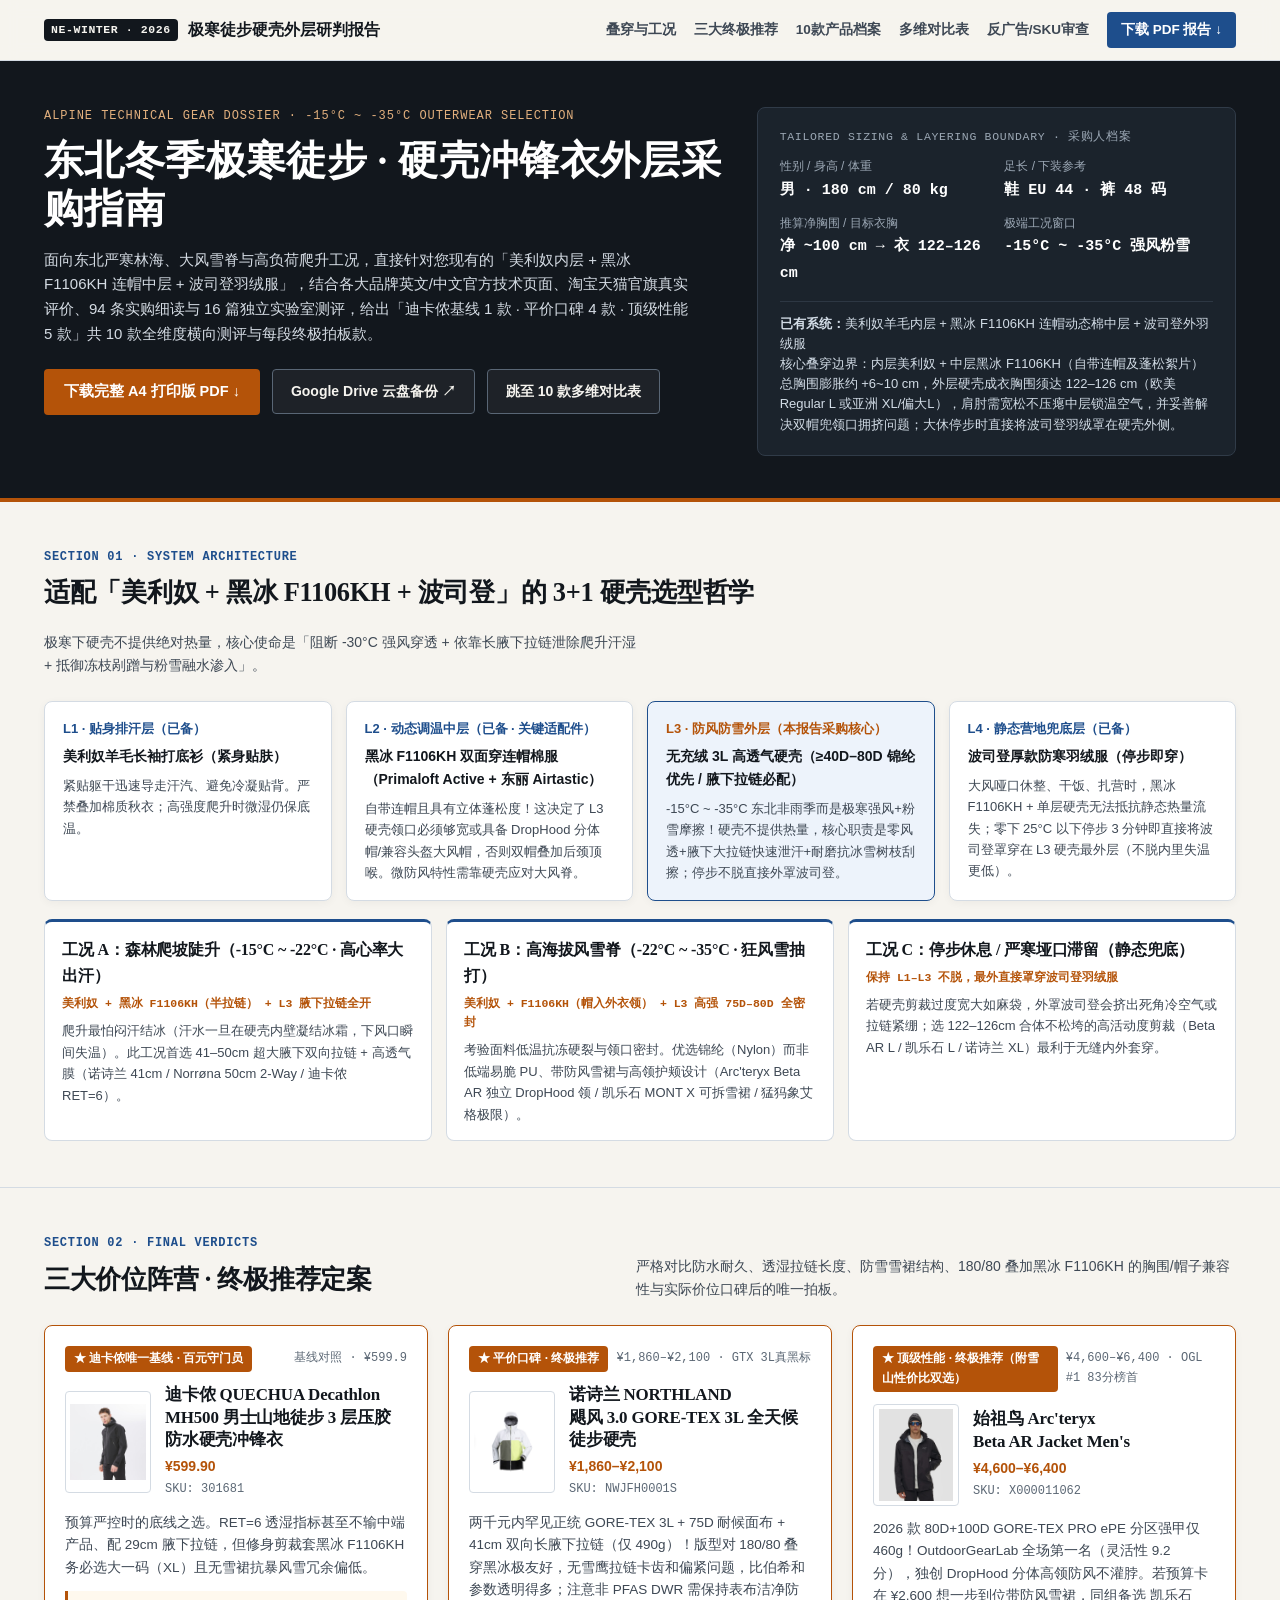
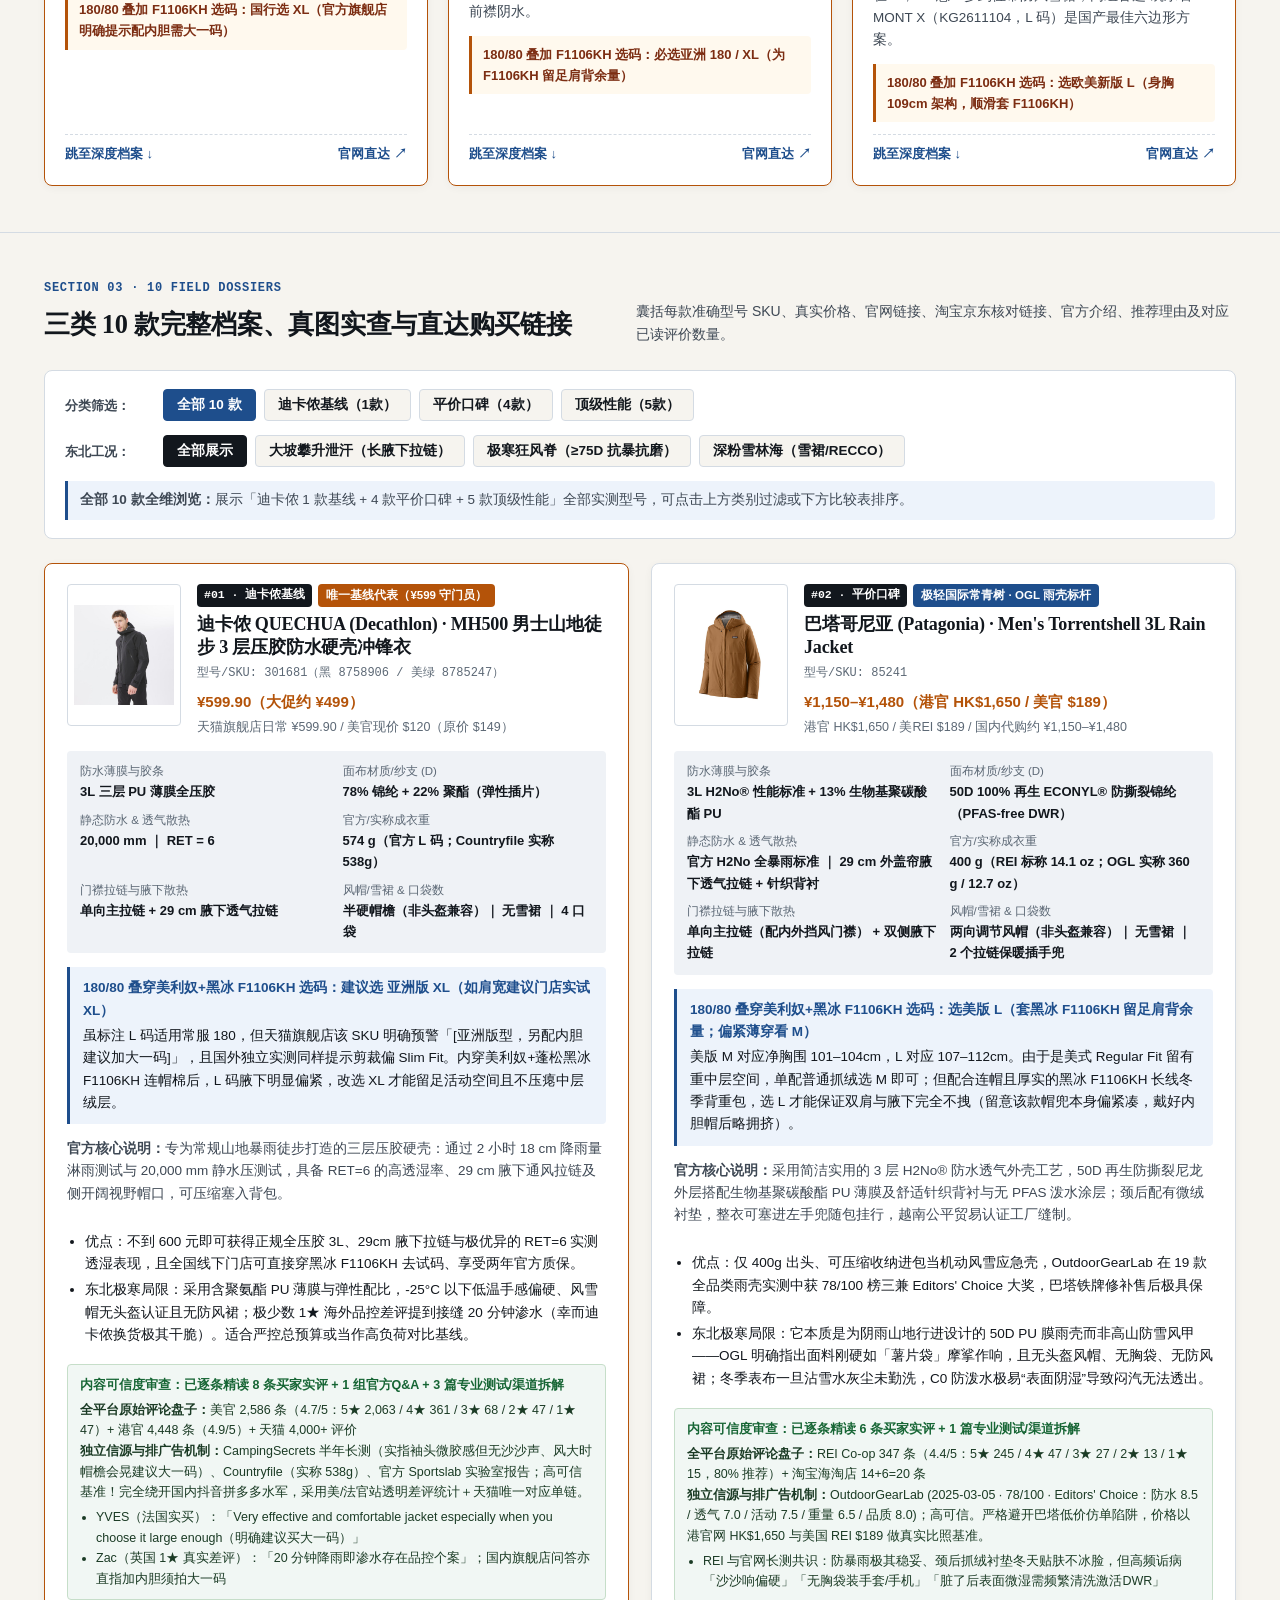
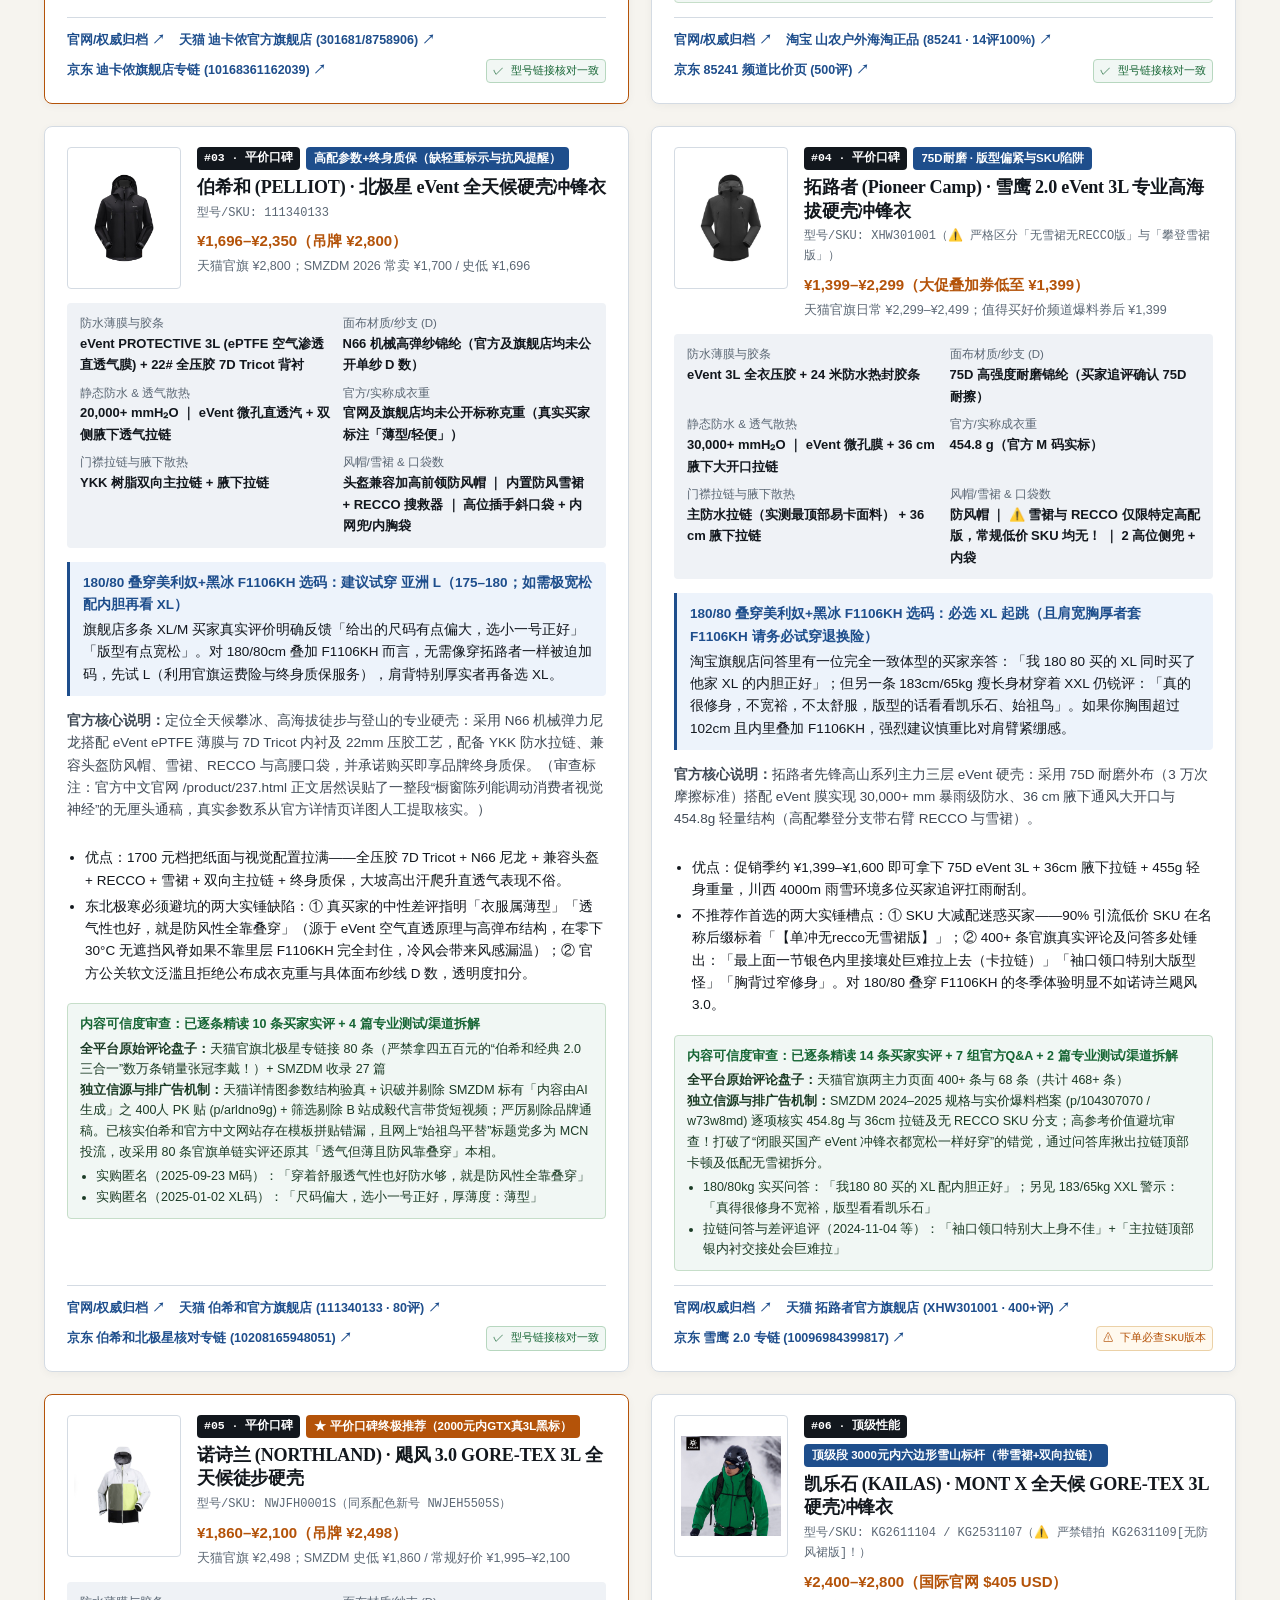
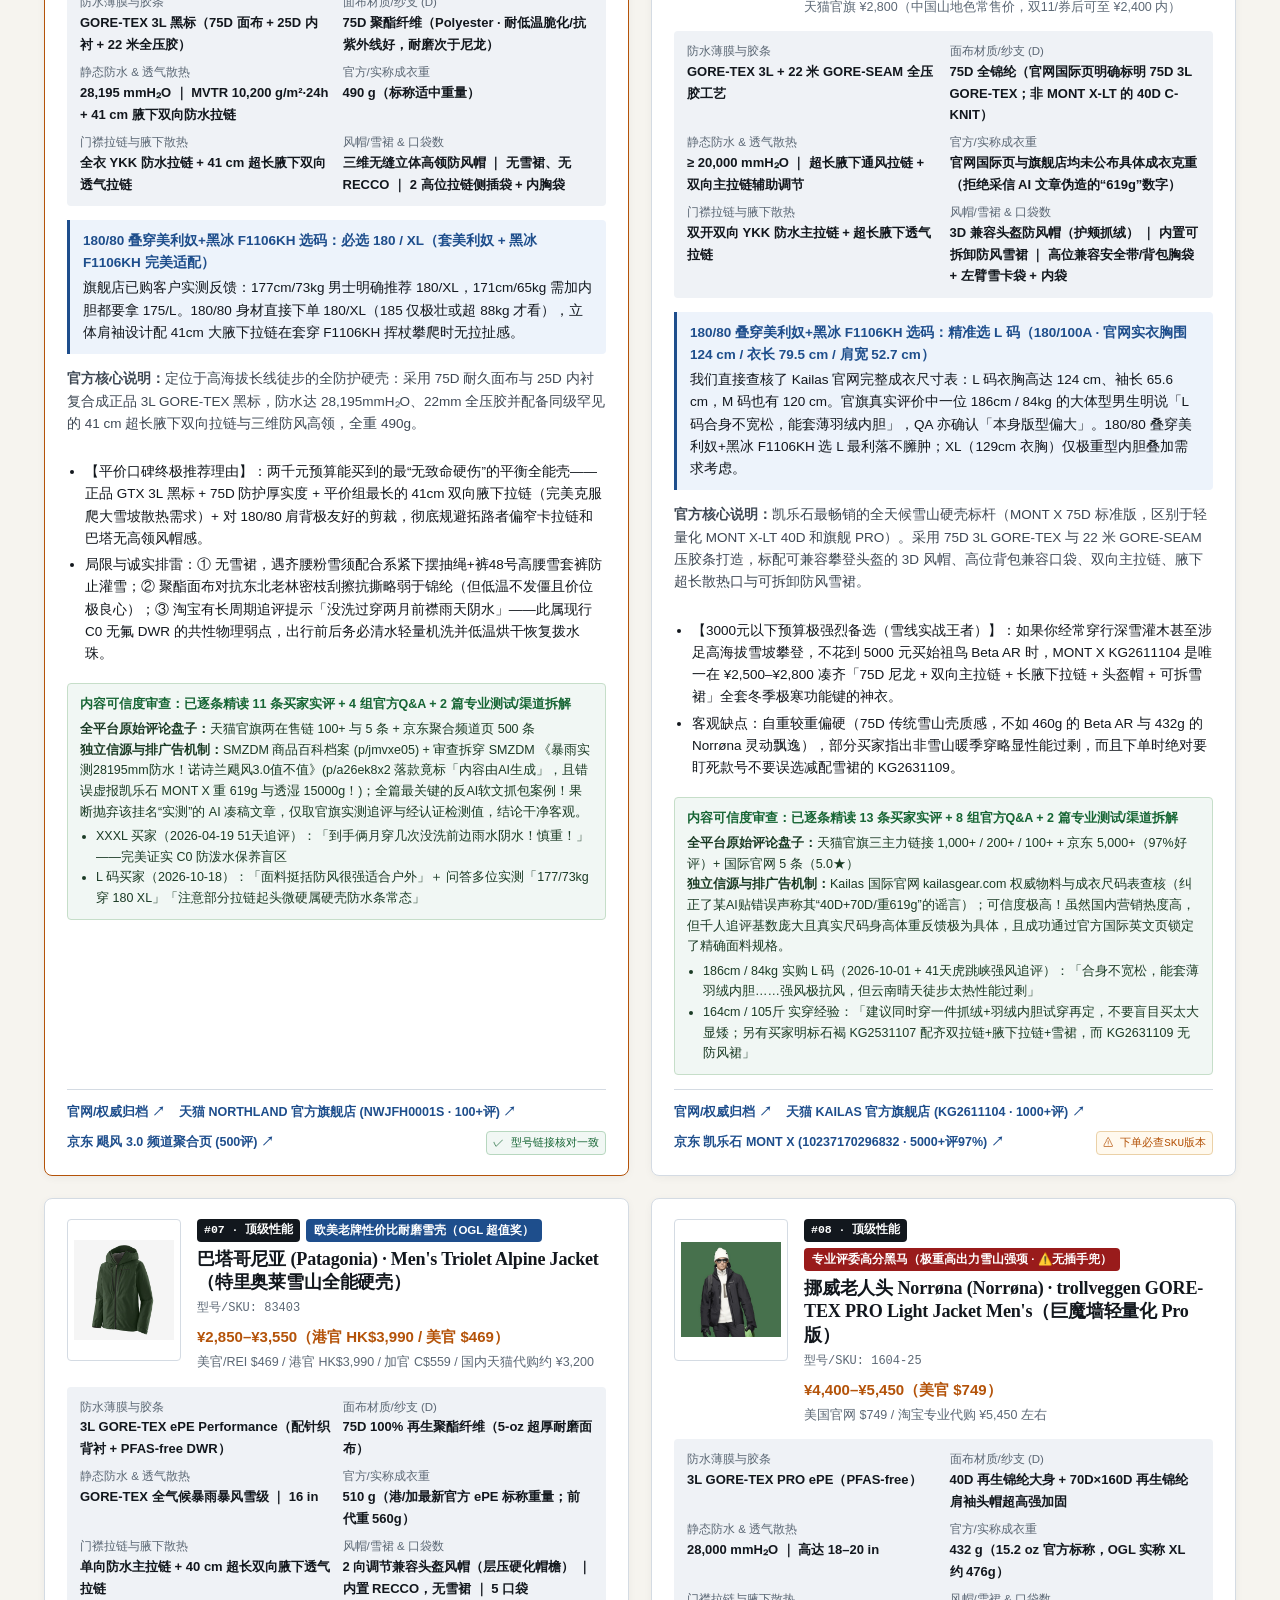
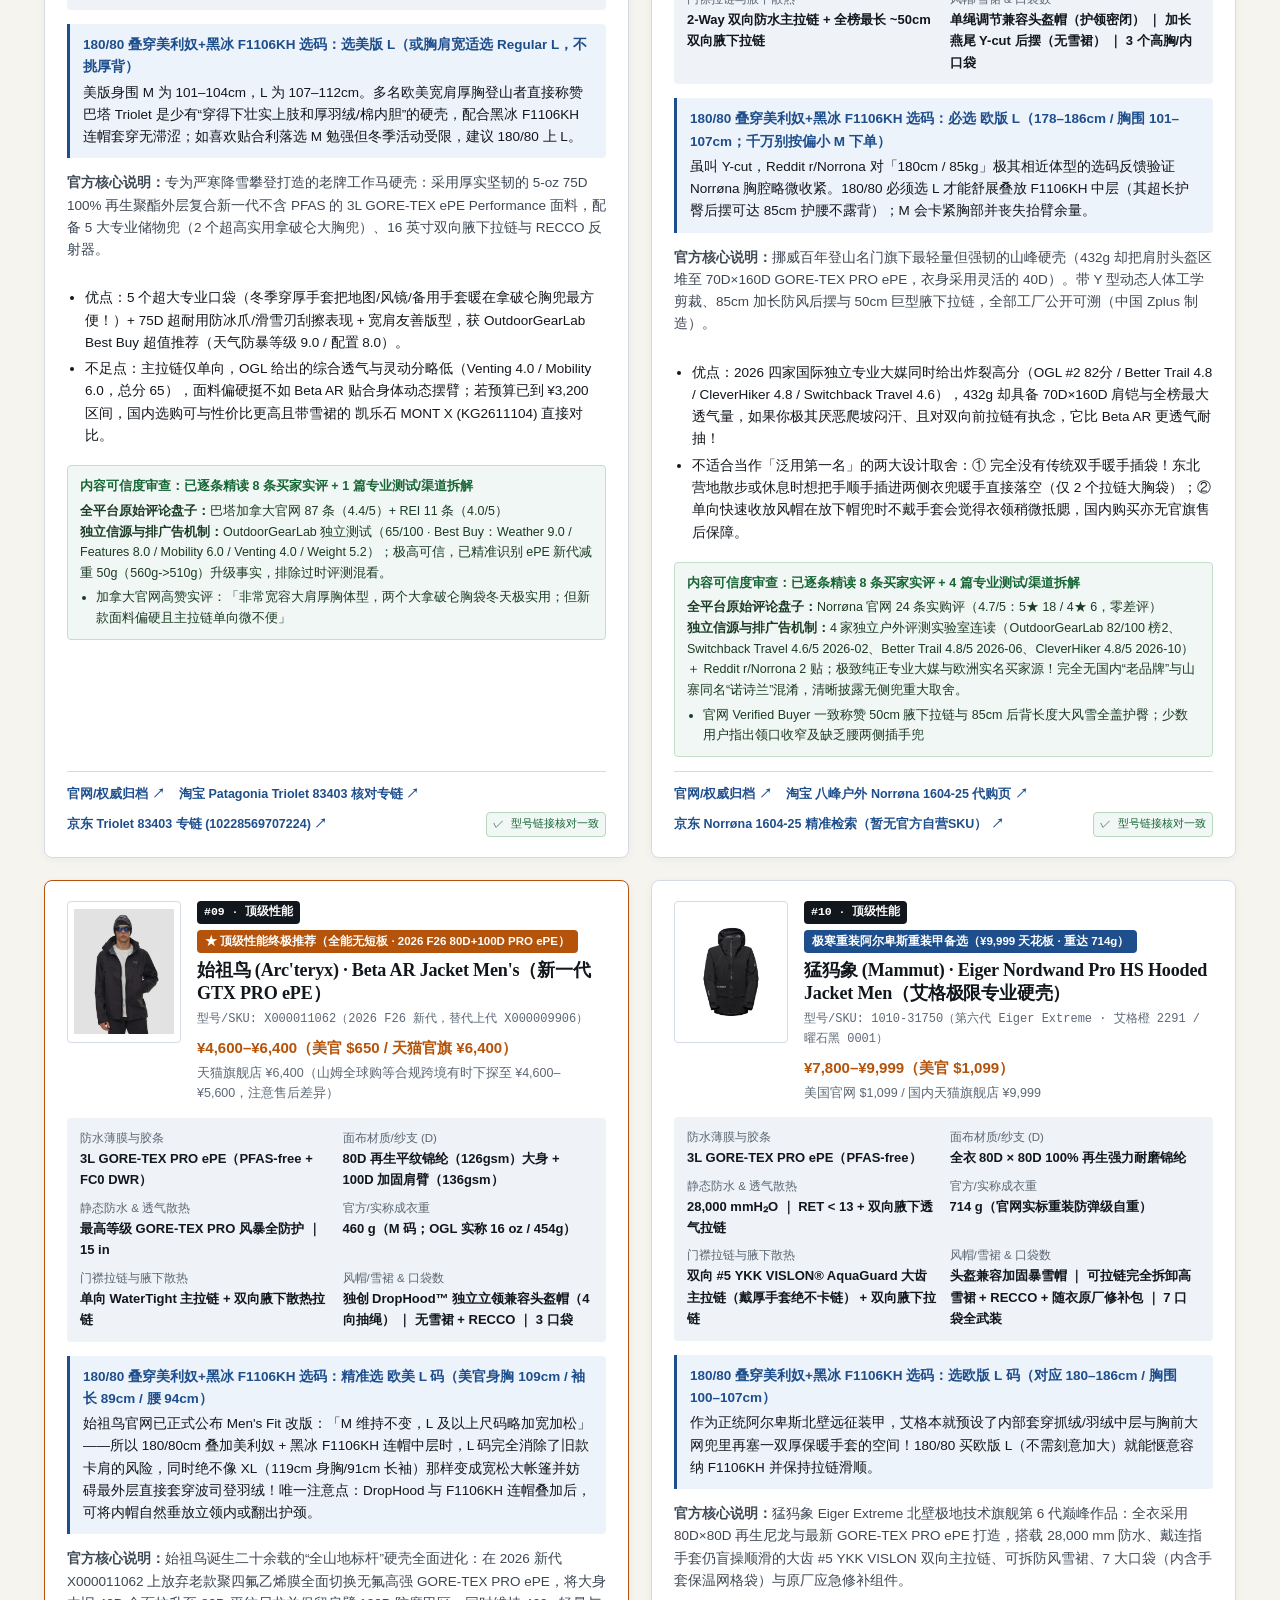
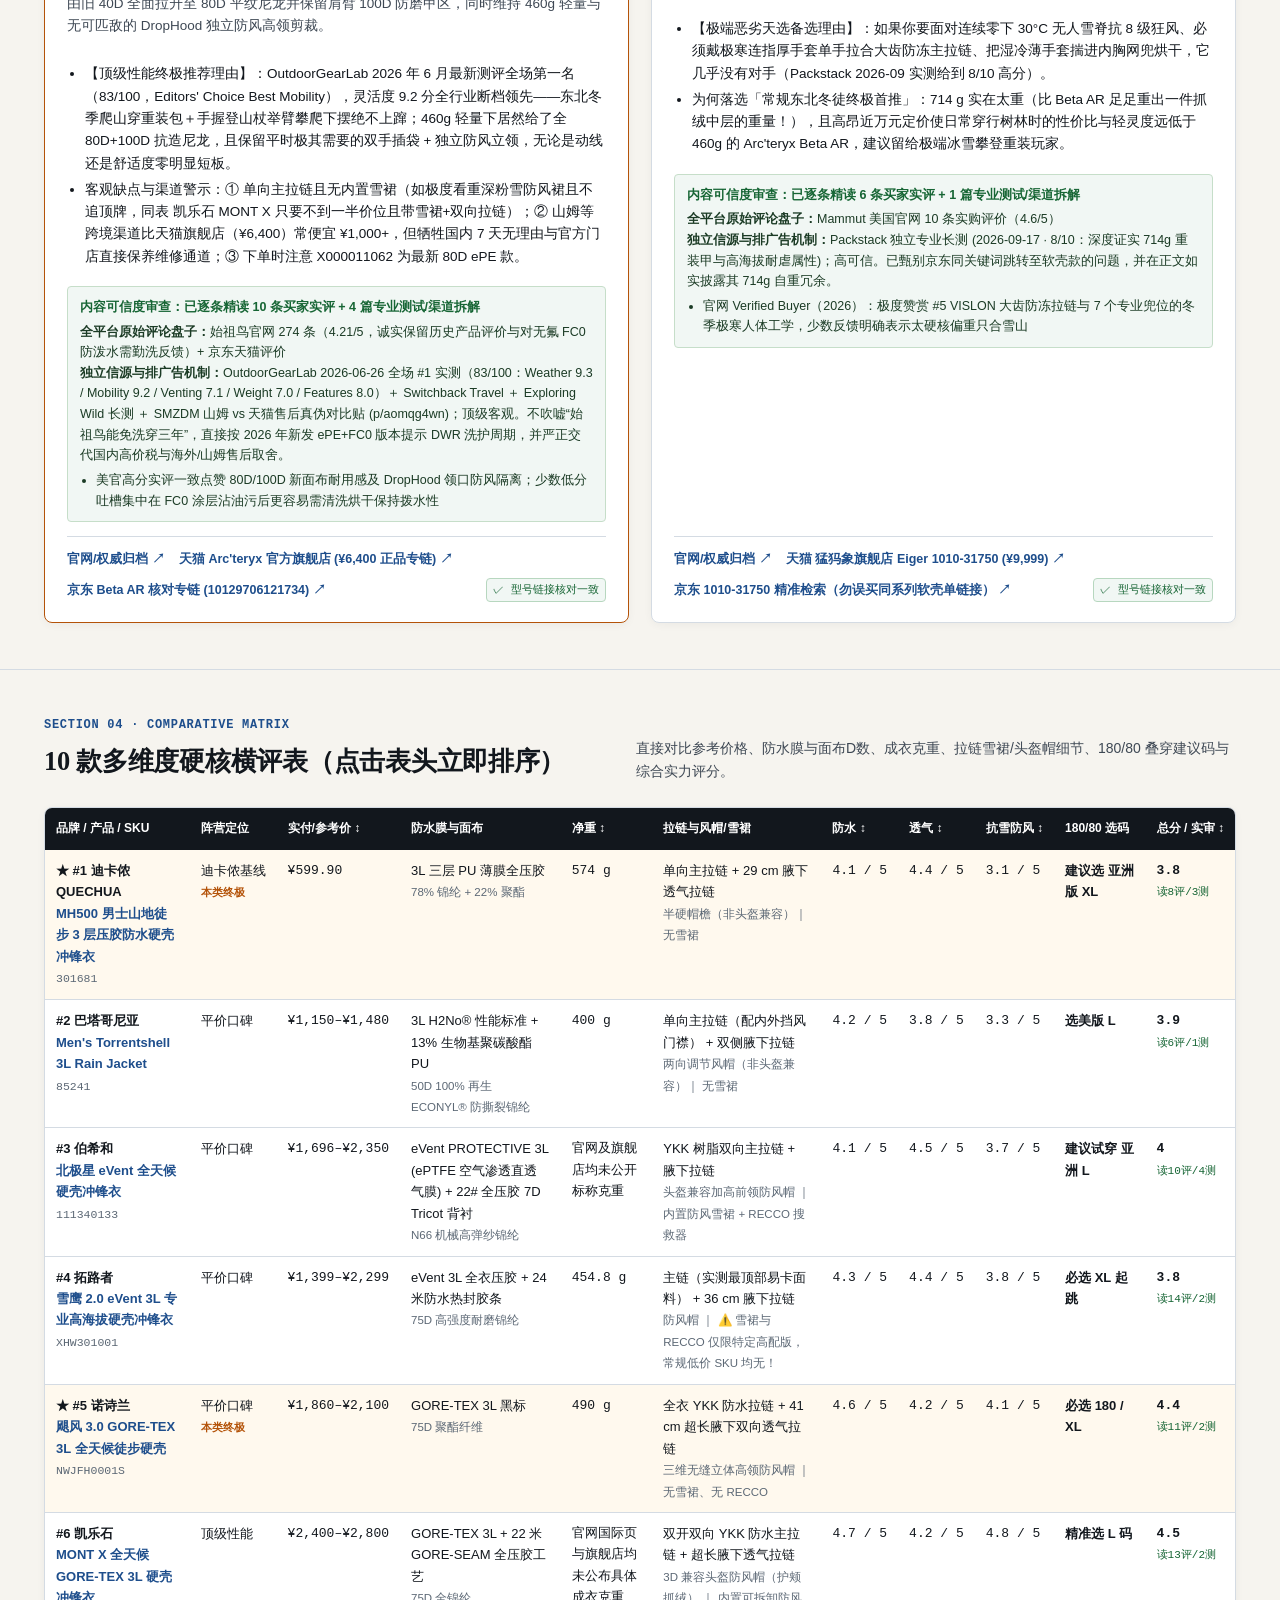
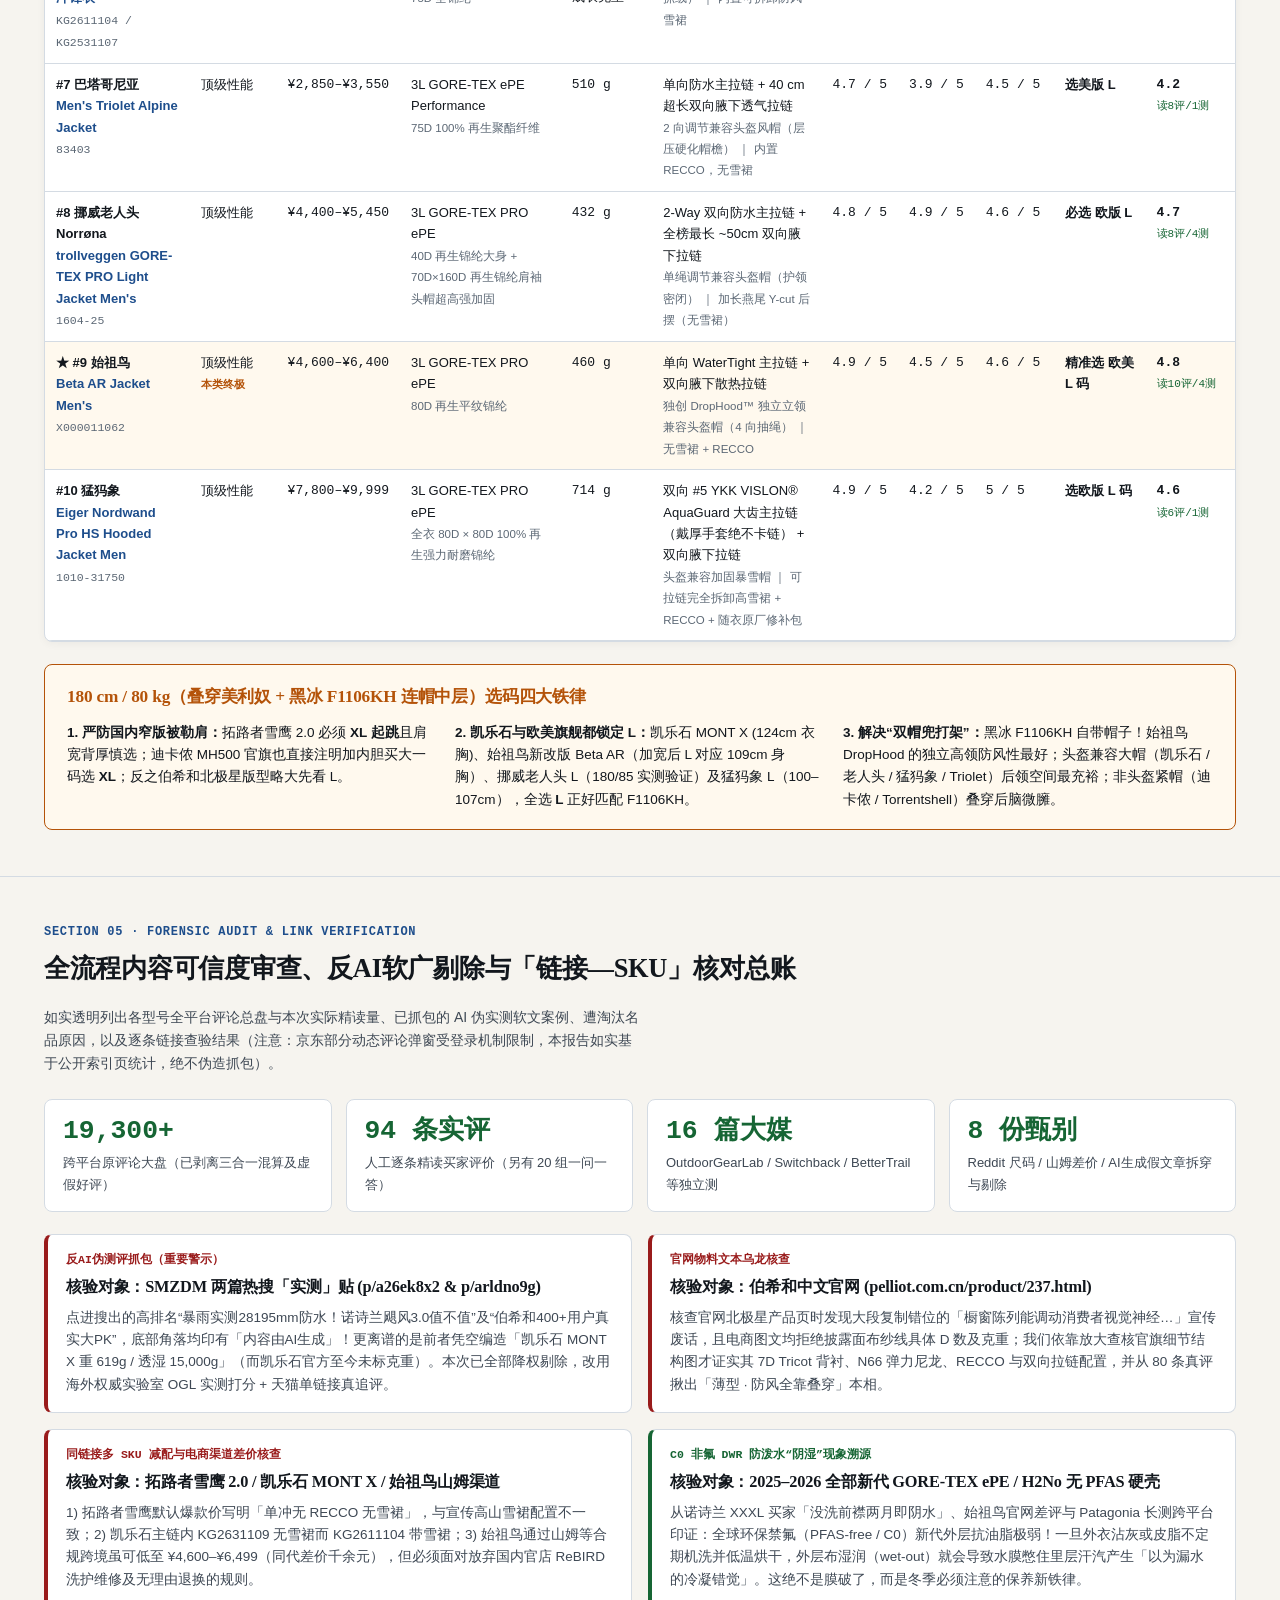
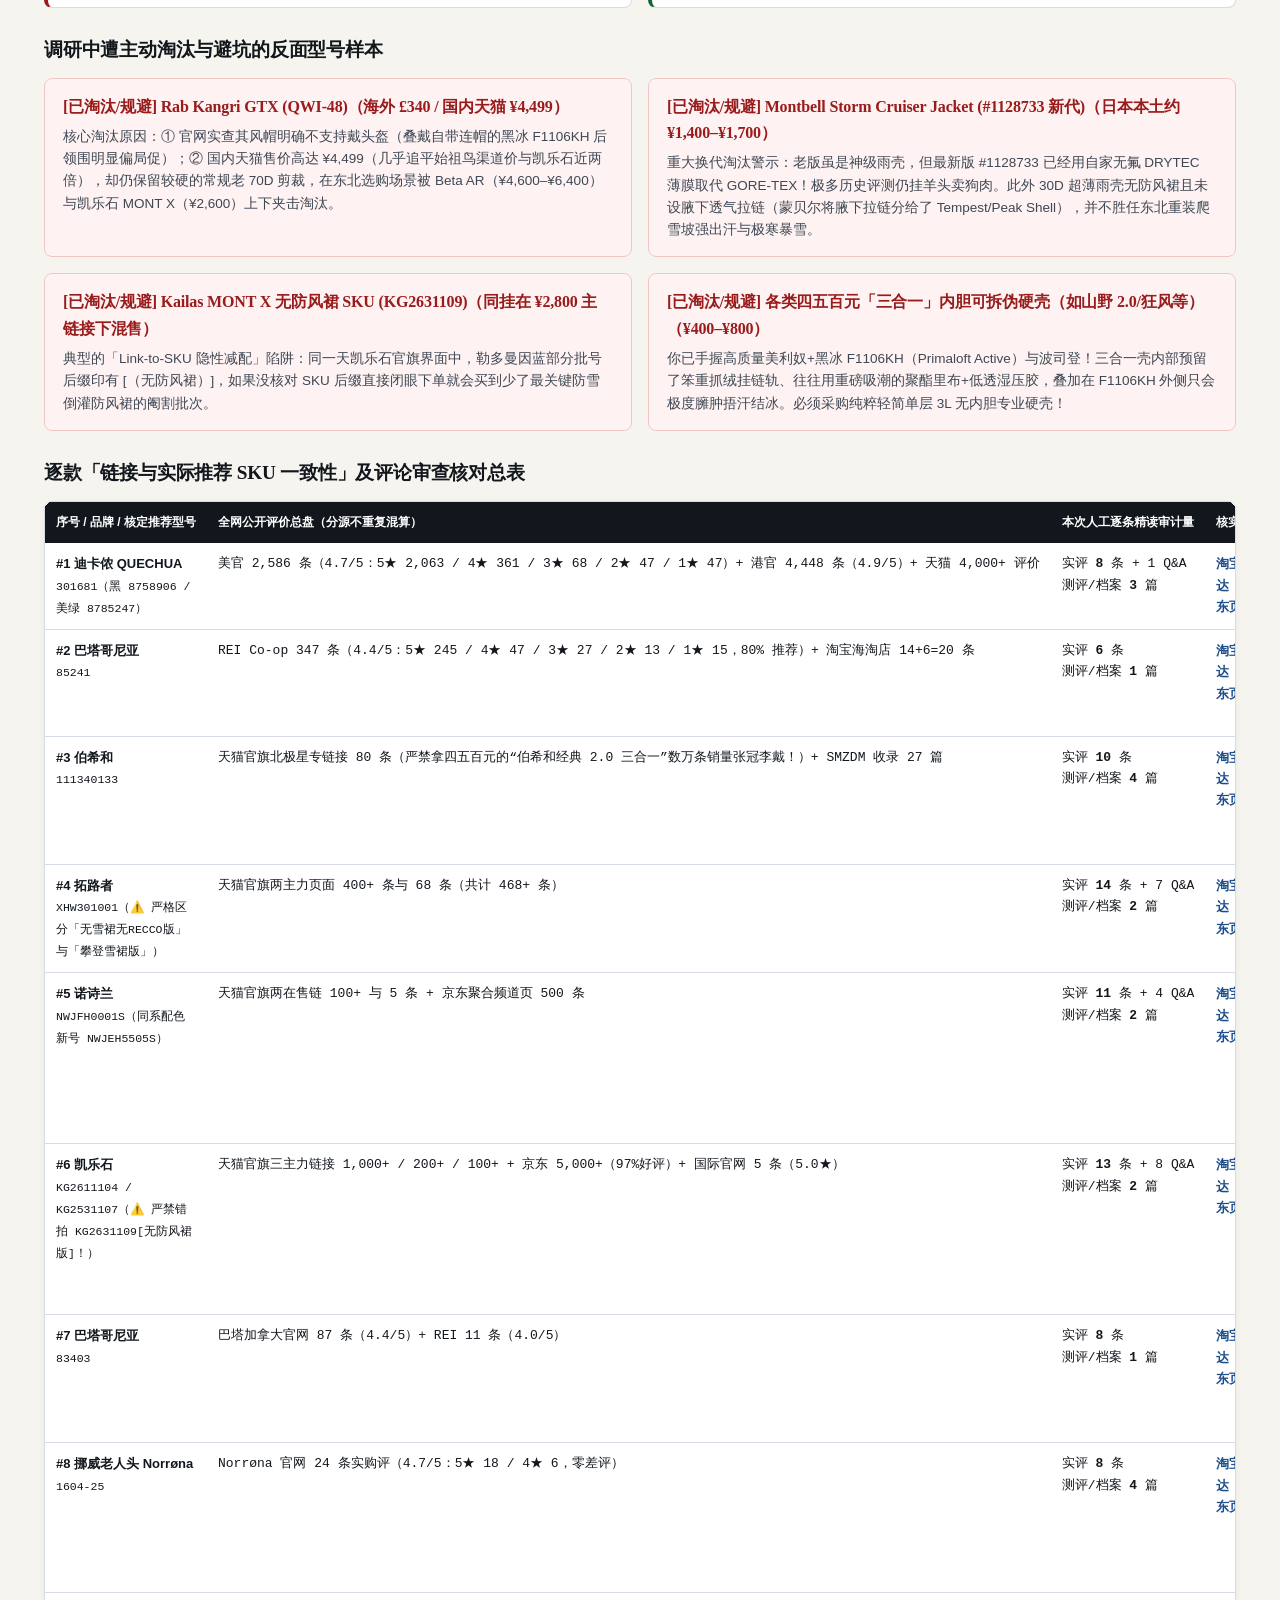
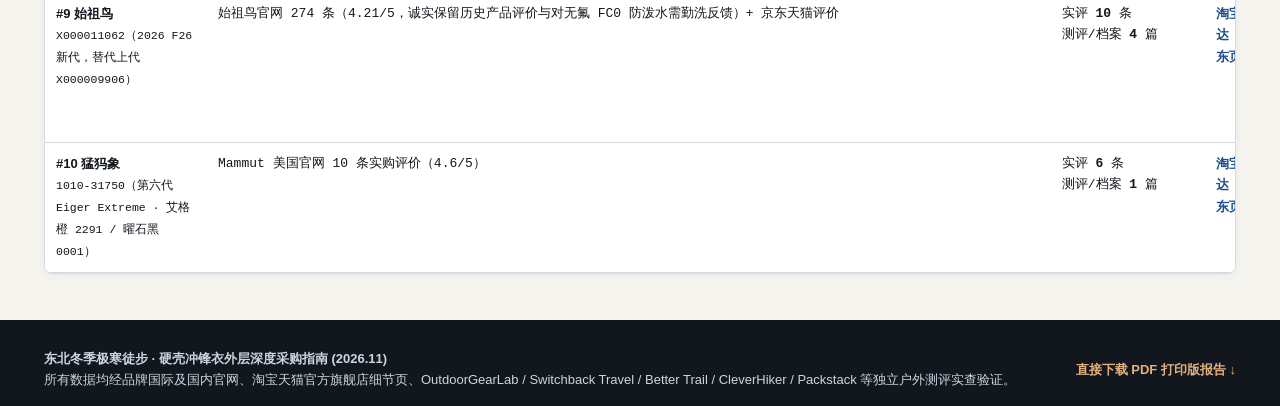
<file: index.html>
<!DOCTYPE html>
<html lang="zh-CN">
<head>
  <meta charset="UTF-8">
  <meta name="viewport" content="width=device-width, initial-scale=1.0">
  <title>东北冬季极寒徒步（-15°C ~ -35°C）硬壳冲锋衣采购指南｜男180/80实测与反营销审查</title>
  <meta name="description" content="专为男180cm/80kg（鞋44/裤48）定制的东北冬季极寒徒步硬壳冲锋衣外层对比报告：迪卡侬1款基线、平价口碑4款、顶级性能5款官网实查、淘宝天猫真实详情与94条评价+16篇独立测评反广告审查。">
  <meta property="og:title" content="东北冬季极寒徒步 · 硬壳冲锋衣外层深度采购指南">
  <meta property="og:description" content="适配已有美利奴内层 + 黑冰 F1106KH 中层 + 波司登羽绒服，三类 10 款全横向对比表与每档终极推荐，附带 PDF 直接下载与反软广账本。">
  <meta property="og:type" content="article">
  <link rel="icon" type="image/svg+xml" href="data:image/svg+xml,%3Csvg xmlns='http://www.w3.org/2000/svg' viewBox='0 0 32 32'%3E%3Crect width='32' height='32' rx='6' fill='%2312171D'/%3E%3Cpath d='M4 24L13 9l5.5 8.5L22 13l6 11H4z' fill='%23B45309'/%3E%3Cpath d='M13 9l3 4.6-2.2 1.4-2-1.8L9.6 15z' fill='%23F6F4EF'/%3E%3C/svg%3E">
  <link rel="stylesheet" href="./styles.css">
</head>
<body>
  <nav class="top-nav" aria-label="主导航">
    <div class="container nav-inner">
      <div class="brand-mark">
        <span class="brand-code">NE-WINTER · 2026</span>
        <span class="brand-title">极寒徒步硬壳外层研判报告</span>
      </div>
      <div class="nav-links">
        <a href="#layering">叠穿与工况</a>
        <a href="#ultimates">三大终极推荐</a>
        <a href="#catalog">10款产品档案</a>
        <a href="#matrix">多维对比表</a>
        <a href="#audit">反广告/SKU审查</a>
        <a id="nav-pdf-btn" class="btn-pdf-sm" href="./report/northeast-extreme-cold-hardshell-2026.pdf" download="东北冬季极寒徒步_硬壳冲锋衣外层采购指南_180_80.pdf">下载 PDF 报告 ↓</a>
      </div>
    </div>
  </nav>

  <header class="hero">
    <div class="container hero-grid">
      <div>
        <div class="hero-kicker">Alpine Technical Gear Dossier · -15°C ~ -35°C Outerwear Selection</div>
        <h1>东北冬季极寒徒步 · 硬壳冲锋衣外层采购指南</h1>
        <p class="hero-lead">面向东北严寒林海、大风雪脊与高负荷爬升工况，直接针对您现有的「美利奴内层 + 黑冰 F1106KH 连帽中层 + 波司登羽绒服」，结合各大品牌英文/中文官方技术页面、淘宝天猫官旗真实评价、94 条实购细读与 16 篇独立实验室测评，给出「迪卡侬基线 1 款 · 平价口碑 4 款 · 顶级性能 5 款」共 10 款全维度横向测评与每段终极拍板款。</p>
        <div class="hero-actions">
          <a id="hero-pdf-download" class="btn-primary" href="./report/northeast-extreme-cold-hardshell-2026.pdf" download="东北冬季极寒徒步_硬壳冲锋衣外层采购指南_180_80.pdf">下载完整 A4 打印版 PDF ↓</a>
          <a id="drive-pdf-link" class="btn-secondary" href="#" target="_blank" rel="noopener noreferrer" style="display:none;">Google Drive 云盘备份 ↗</a>
          <a class="btn-secondary" href="#matrix">跳至 10 款多维对比表</a>
        </div>
      </div>

      <aside class="profile-card" aria-label="定制选购人身体参数与既有装备">
        <div class="profile-card-label">Tailored Sizing &amp; Layering Boundary · 采购人档案</div>
        <div class="profile-specs">
          <div><span class="p-stat-k">性别 / 身高 / 体重</span><span class="p-stat-v">男 · 180 cm / 80 kg</span></div>
          <div><span class="p-stat-k">足长 / 下装参考</span><span class="p-stat-v">鞋 EU 44 · 裤 48 码</span></div>
          <div><span class="p-stat-k">推算净胸围 / 目标衣胸</span><span class="p-stat-v">净 ~100 cm → 衣 122–126 cm</span></div>
          <div><span class="p-stat-k">极端工况窗口</span><span class="p-stat-v">-15°C ~ -35°C 强风粉雪</span></div>
        </div>
        <p class="profile-note" id="hero-profile-note"></p>
      </aside>
    </div>
  </header>

  <main>
    <!-- Section 1: Layering & Compatibility -->
    <section id="layering" class="section">
      <div class="container">
        <div class="section-header">
          <div>
            <div class="section-eyebrow">Section 01 · System Architecture</div>
            <h2>适配「美利奴 + 黑冰 F1106KH + 波司登」的 3+1 硬壳选型哲学</h2>
          </div>
          <p class="section-desc">极寒下硬壳不提供绝对热量，核心使命是「阻断 -30°C 强风穿透 + 依靠长腋下拉链泄除爬升汗湿 + 抵御冻枝剐蹭与粉雪融水渗入」。</p>
        </div>
        <div id="layer-grid" class="layer-strip"></div>
        <div id="regime-grid" class="regime-grid"></div>
      </div>
    </section>

    <!-- Section 2: Tier Verdict Trio -->
    <section id="ultimates" class="section">
      <div class="container">
        <div class="section-header">
          <div>
            <div class="section-eyebrow">Section 02 · Final Verdicts</div>
            <h2>三大价位阵营 · 终极推荐定案</h2>
          </div>
          <p class="section-desc">严格对比防水耐久、透湿拉链长度、防雪雪裙结构、180/80 叠加黑冰 F1106KH 的胸围/帽子兼容性与实际价位口碑后的唯一拍板。</p>
        </div>
        <div id="ultimate-trio" class="ultimate-trio"></div>
      </div>
    </section>

    <!-- Section 3: 10-Product Interactive Dossiers -->
    <section id="catalog" class="section">
      <div class="container">
        <div class="section-header">
          <div>
            <div class="section-eyebrow">Section 03 · 10 Field Dossiers</div>
            <h2>三类 10 款完整档案、真图实查与直达购买链接</h2>
          </div>
          <p class="section-desc">囊括每款准确型号 SKU、真实价格、官网链接、淘宝京东核对链接、官方介绍、推荐理由及对应已读评价数量。</p>
        </div>

        <div class="controls-bar" role="region" aria-label="品类与东北徒步工况筛选">
          <div class="control-group">
            <span class="control-label">分类筛选：</span>
            <button type="button" class="filter-btn is-active" data-cat="all" id="cat-btn-all">全部 10 款</button>
            <button type="button" class="filter-btn" data-cat="decathlon" id="cat-btn-decathlon">迪卡侬基线（1款）</button>
            <button type="button" class="filter-btn" data-cat="value" id="cat-btn-value">平价口碑（4款）</button>
            <button type="button" class="filter-btn" data-cat="top" id="cat-btn-top">顶级性能（5款）</button>
          </div>
          <div class="control-group">
            <span class="control-label">东北工况：</span>
            <button type="button" class="filter-btn scenario-btn is-active" data-scenario="all" id="scen-btn-all">全部展示</button>
            <button type="button" class="filter-btn scenario-btn" data-scenario="high-output-climb" id="scen-btn-climb">大坡攀升泄汗（长腋下拉链）</button>
            <button type="button" class="filter-btn scenario-btn" data-scenario="storm-ridge" id="scen-btn-storm">极寒狂风脊（≥75D 抗暴抗磨）</button>
            <button type="button" class="filter-btn scenario-btn" data-scenario="deep-snow-traverse" id="scen-btn-snow">深粉雪林海（雪裙/RECCO）</button>
          </div>
          <div id="scenario-banner" class="active-scenario-banner"></div>
        </div>

        <div id="catalog-grid" class="catalog-grid"></div>
      </div>
    </section>

    <!-- Section 4: Multi-Dimensional Comparison Table -->
    <section id="matrix" class="section">
      <div class="container">
        <div class="section-header">
          <div>
            <div class="section-eyebrow">Section 04 · Comparative Matrix</div>
            <h2>10 款多维度硬核横评表（点击表头立即排序）</h2>
          </div>
          <p class="section-desc">直接对比参考价格、防水膜与面布D数、成衣克重、拉链雪裙/头盔帽细节、180/80 叠穿建议码与综合实力评分。</p>
        </div>

        <div class="table-scroll">
          <table class="comp-table" id="comp-table">
            <thead>
              <tr>
                <th>品牌 / 产品 / SKU</th>
                <th>阵营定位</th>
                <th><button type="button" class="sort-btn" data-sort="price" id="sort-price">实付/参考价 ↕</button></th>
                <th>防水膜与面布</th>
                <th><button type="button" class="sort-btn" data-sort="weight" id="sort-weight">净重 ↕</button></th>
                <th>拉链与风帽/雪裙</th>
                <th><button type="button" class="sort-btn" data-sort="waterproof" id="sort-waterproof">防水 ↕</button></th>
                <th><button type="button" class="sort-btn" data-sort="breathability" id="sort-breathability">透气 ↕</button></th>
                <th><button type="button" class="sort-btn" data-sort="snowDefense" id="sort-snowDefense">抗雪防风 ↕</button></th>
                <th>180/80 选码</th>
                <th><button type="button" class="sort-btn" data-sort="overall" id="sort-overall">总分 / 实审 ↕</button></th>
              </tr>
            </thead>
            <tbody id="matrix-tbody"></tbody>
          </table>
        </div>

        <div class="size-trap-banner">
          <h3>180 cm / 80 kg（叠穿美利奴 + 黑冰 F1106KH 连帽中层）选码四大铁律</h3>
          <div class="size-trap-grid">
            <div><strong>1. 严防国内窄版被勒肩：</strong>拓路者雪鹰 2.0 必须 <b>XL 起跳</b>且肩宽背厚慎选；迪卡侬 MH500 官旗也直接注明加内胆买大一码选 <b>XL</b>；反之伯希和北极星版型略大先看 L。</div>
            <div><strong>2. 凯乐石与欧美旗舰都锁定 L：</strong>凯乐石 MONT X (124cm 衣胸)、始祖鸟新改版 Beta AR（加宽后 L 对应 109cm 身胸）、挪威老人头 L（180/85 实测验证）及猛犸象 L（100–107cm），全选 <b>L</b> 正好匹配 F1106KH。</div>
            <div><strong>3. 解决“双帽兜打架”：</strong>黑冰 F1106KH 自带帽子！始祖鸟 DropHood 的独立高领防风性最好；头盔兼容大帽（凯乐石 / 老人头 / 猛犸象 / Triolet）后领空间最充裕；非头盔紧帽（迪卡侬 / Torrentshell）叠穿后脑微臃。</div>
          </div>
        </div>
      </div>
    </section>

    <!-- Section 5: Forensic Content Audit, Anti-Ad & Link-to-SKU -->
    <section id="audit" class="section">
      <div class="container">
        <div class="section-header">
          <div>
            <div class="section-eyebrow">Section 05 · Forensic Audit &amp; Link Verification</div>
            <h2>全流程内容可信度审查、反AI软广剔除与「链接—SKU」核对总账</h2>
          </div>
          <p class="section-desc">如实透明列出各型号全平台评论总盘与本次实际精读量、已抓包的 AI 伪实测软文案例、遭淘汰名品原因，以及逐条链接查验结果（注意：京东部分动态评论弹窗受登录机制限制，本报告如实基于公开索引页统计，绝不伪造抓包）。</p>
        </div>

        <div id="audit-kpis" class="audit-kpi-row"></div>
        <div id="audit-findings" class="audit-findings-grid"></div>

        <h3 class="sub-heading">调研中遭主动淘汰与避坑的反面型号样本</h3>
        <div id="elim-grid" class="elim-grid"></div>

        <h3 class="sub-heading">逐款「链接与实际推荐 SKU 一致性」及评论审查核对总表</h3>
        <div class="table-scroll">
          <table class="comp-table" style="min-width: 920px;">
            <thead>
              <tr>
                <th>序号 / 品牌 / 核定推荐型号</th>
                <th>全网公开评价总盘（分源不重复混算）</th>
                <th>本次人工逐条精读审计量</th>
                <th>核实电商直链</th>
                <th>SKU 一致性与风险批注</th>
              </tr>
            </thead>
            <tbody id="link-audit-tbody"></tbody>
          </table>
        </div>
      </div>
    </section>
  </main>

  <footer class="site-footer">
    <div class="container footer-flex">
      <div>
        <strong>东北冬季极寒徒步 · 硬壳冲锋衣外层深度采购指南 (2026.11)</strong><br>
        所有数据均经品牌国际及国内官网、淘宝天猫官方旗舰店细节页、OutdoorGearLab / Switchback Travel / Better Trail / CleverHiker / Packstack 等独立户外测评实查验证。
      </div>
      <div>
        <a href="./report/northeast-extreme-cold-hardshell-2026.pdf" download="东北冬季极寒徒步_硬壳冲锋衣外层采购指南_180_80.pdf">直接下载 PDF 打印版报告 ↓</a>
      </div>
    </div>
  </footer>

  <script src="./data.js"></script>
  <script src="./app.js"></script>
</body>
</html>
</file>
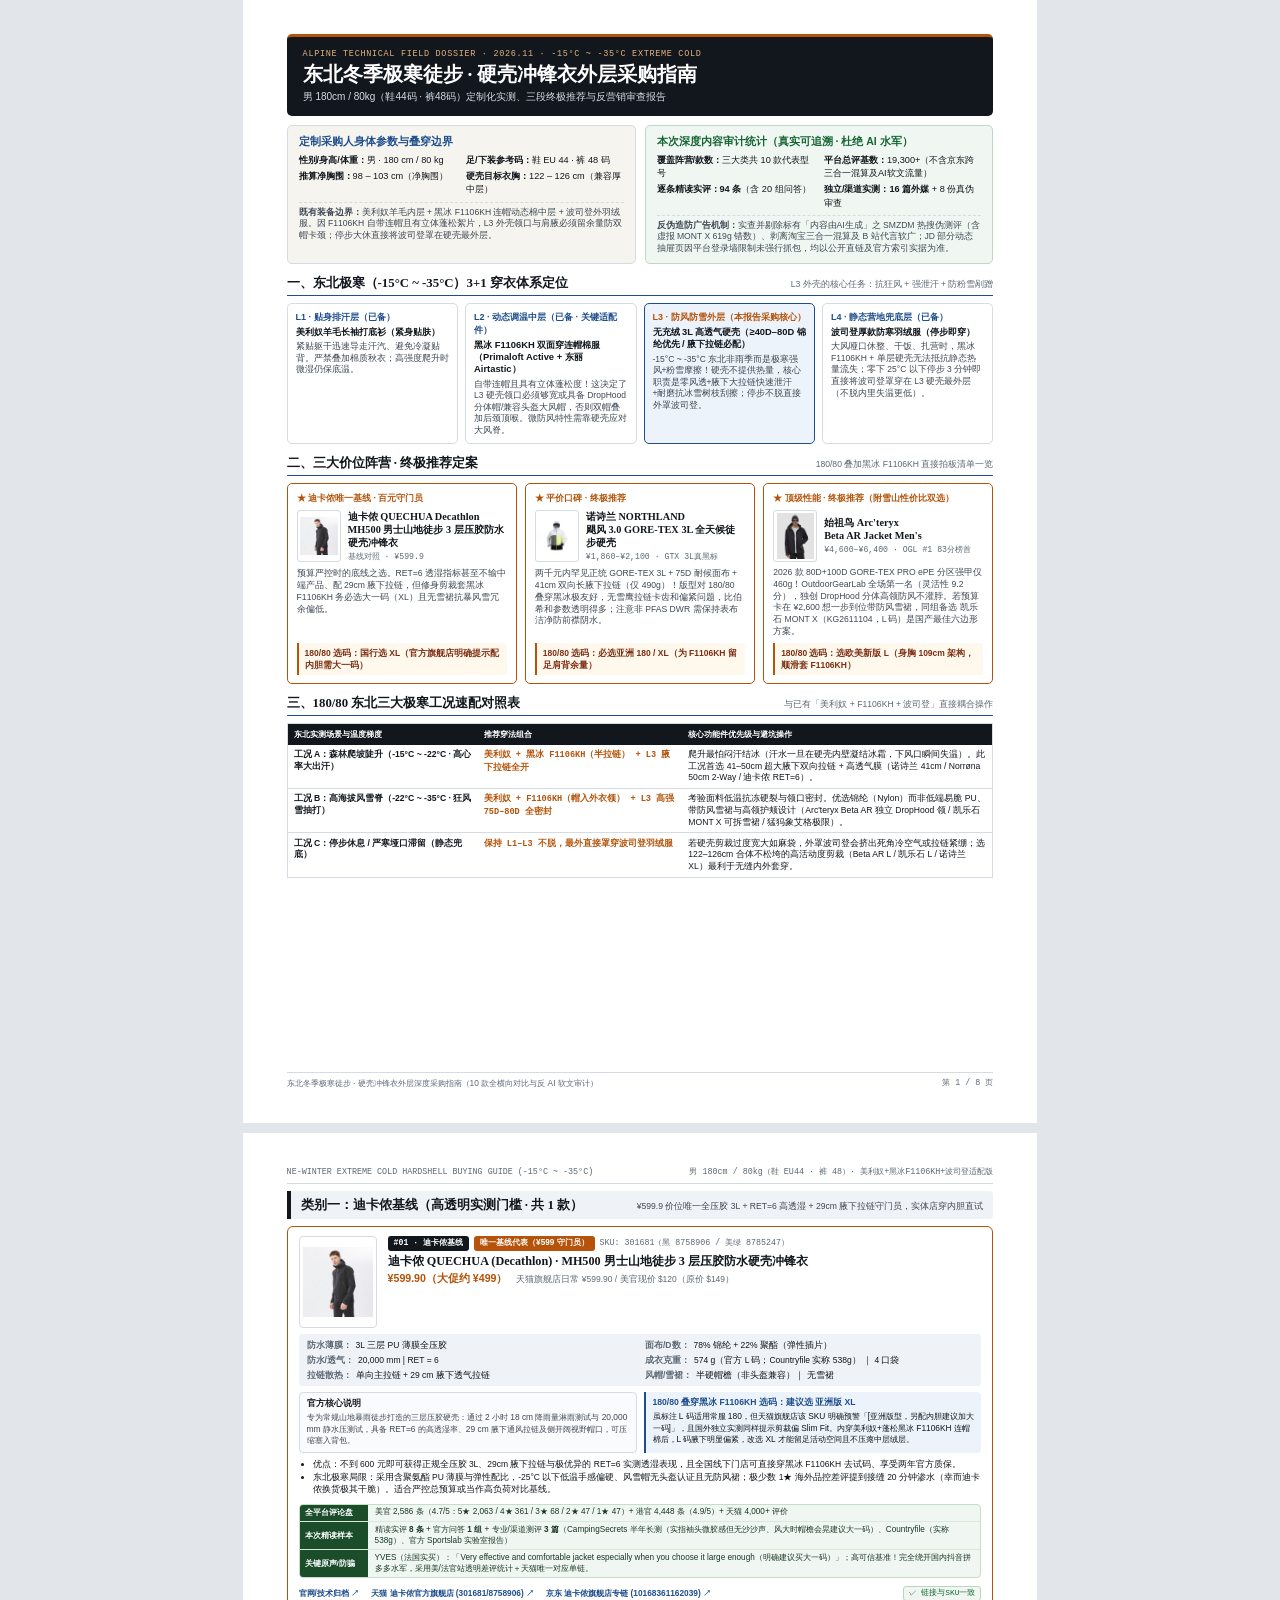
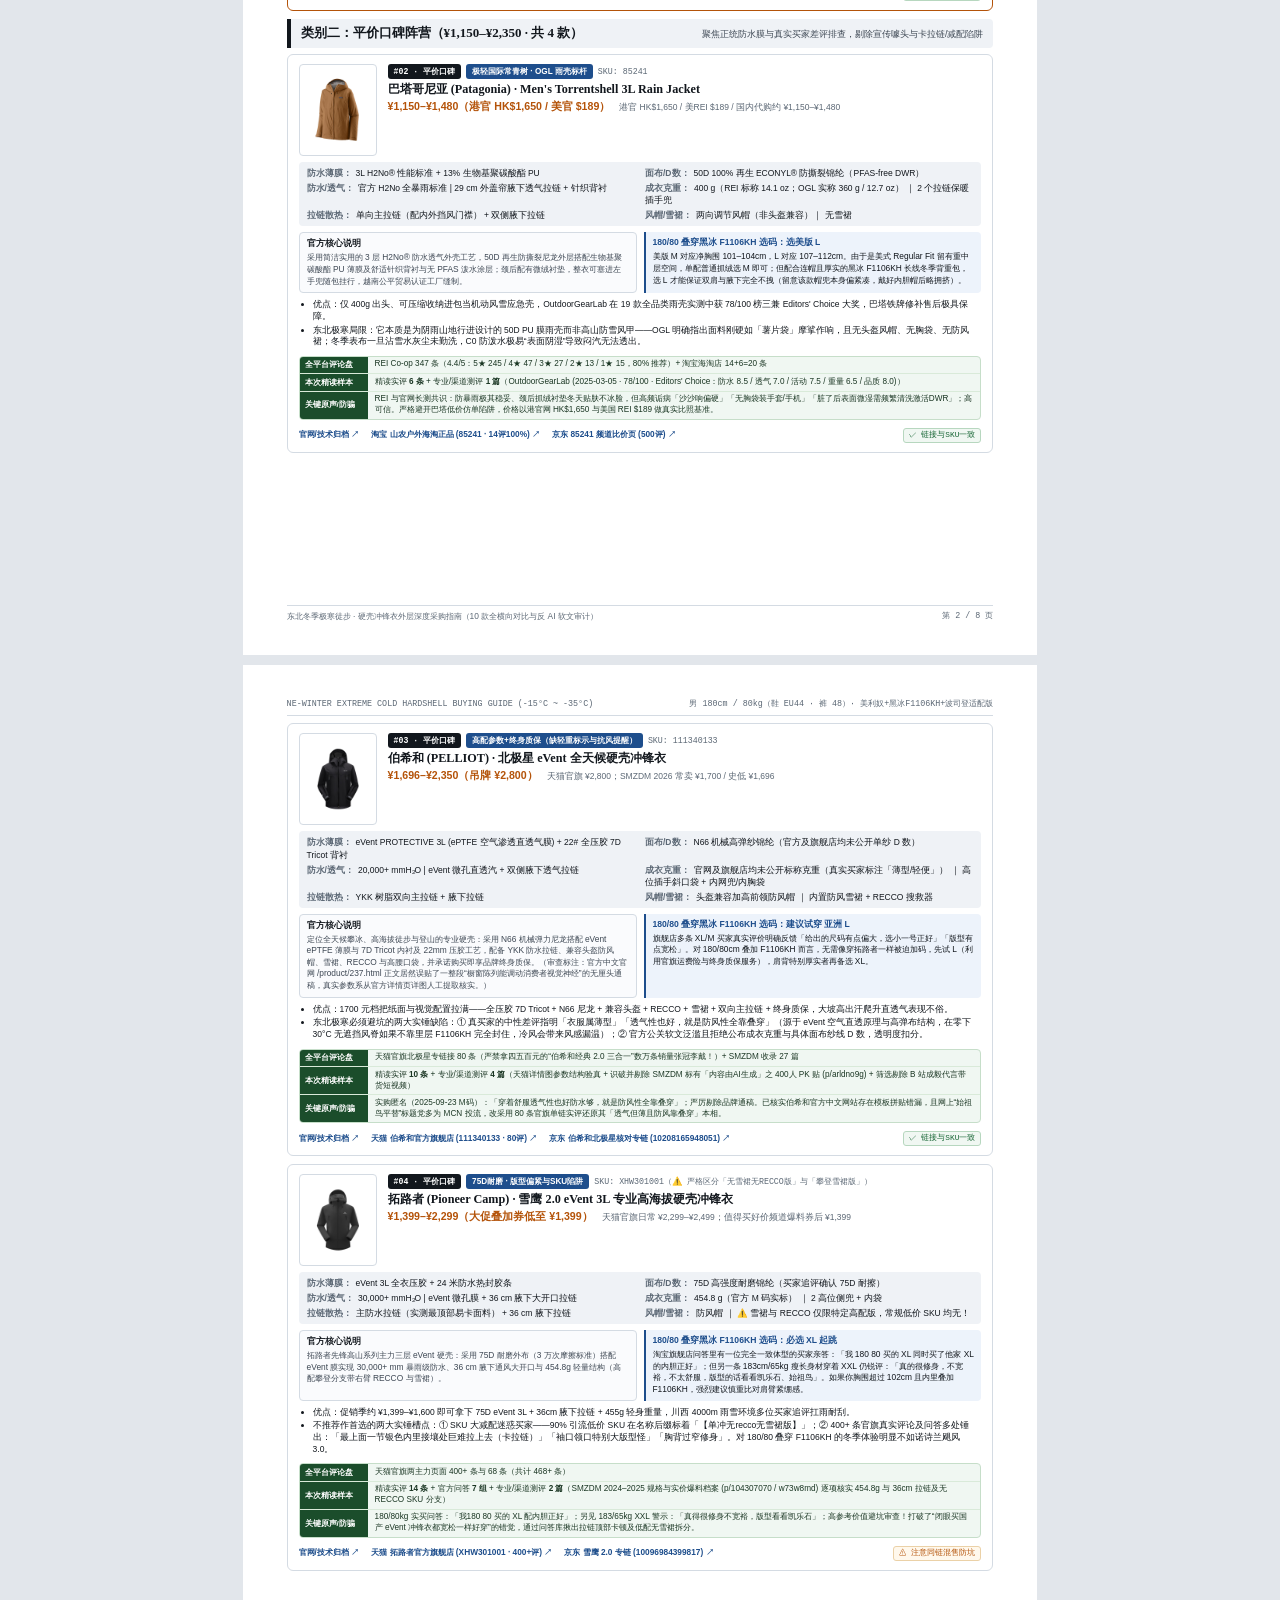
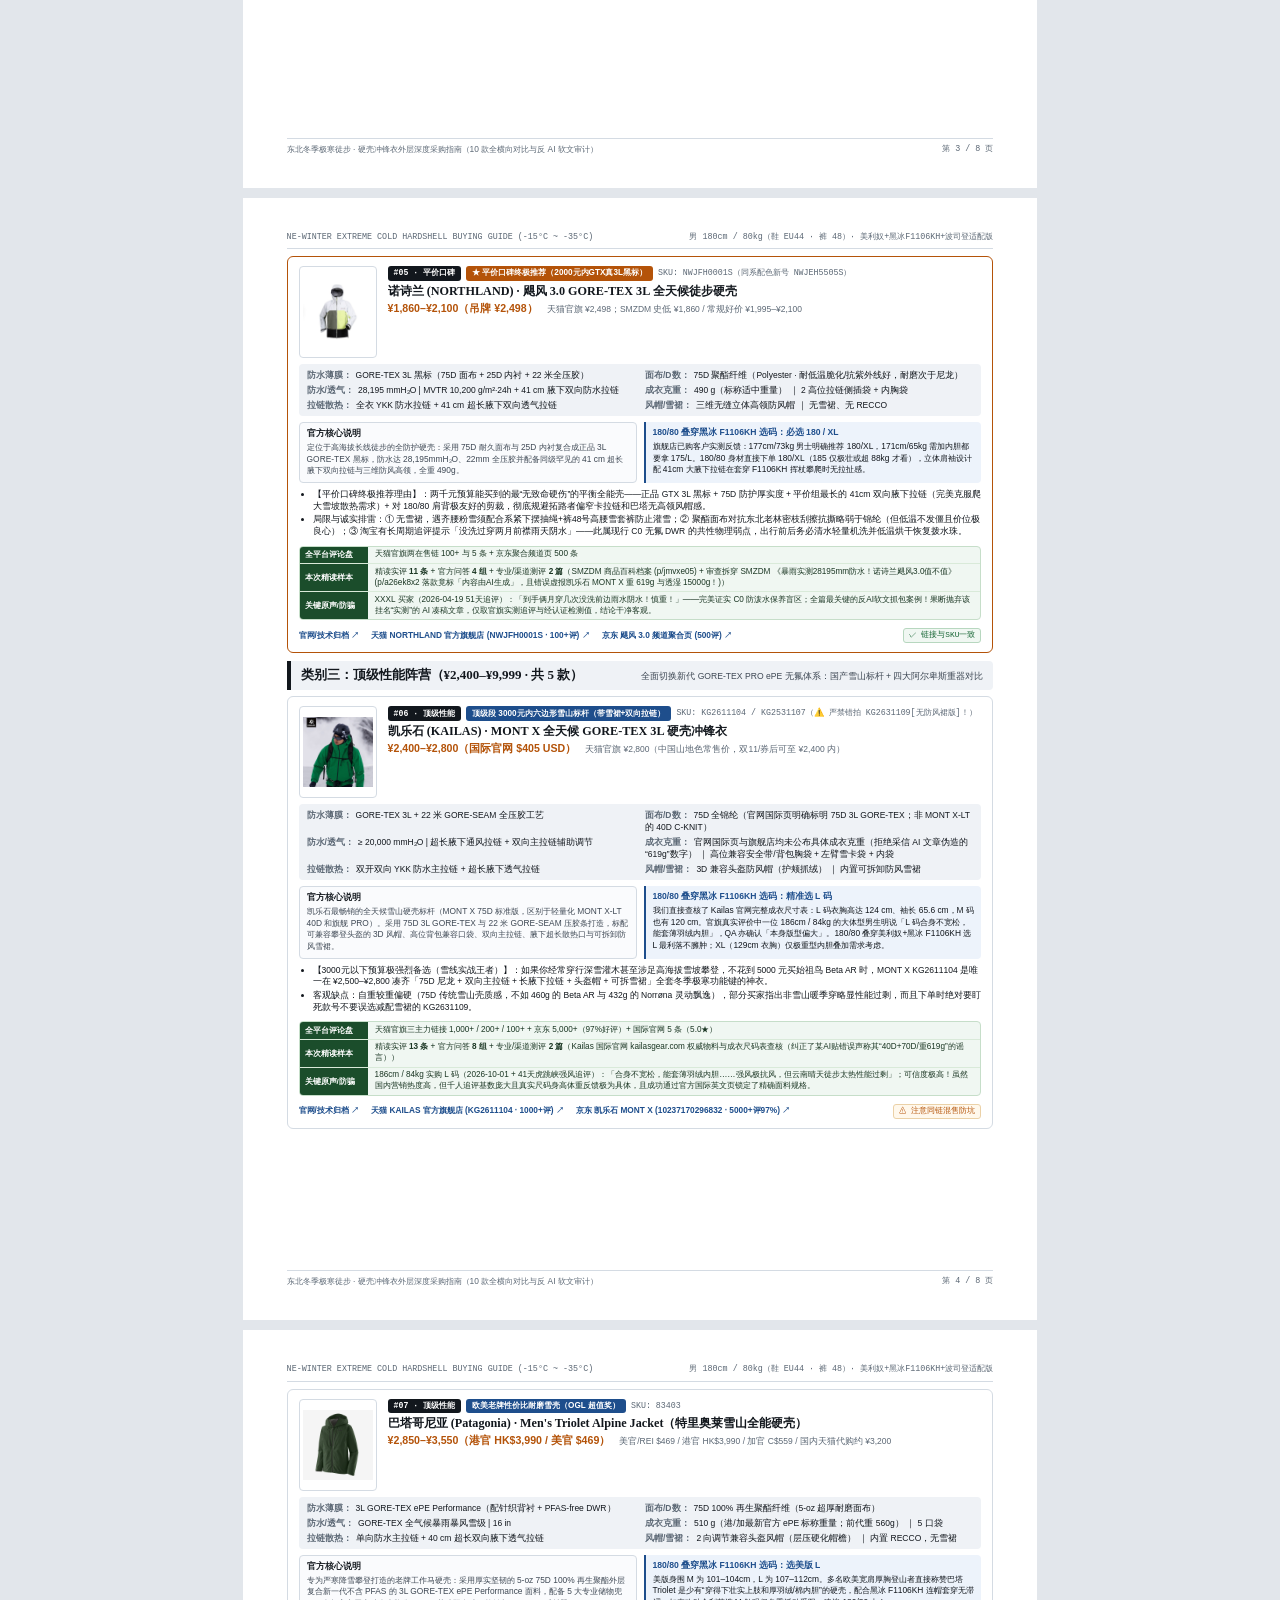
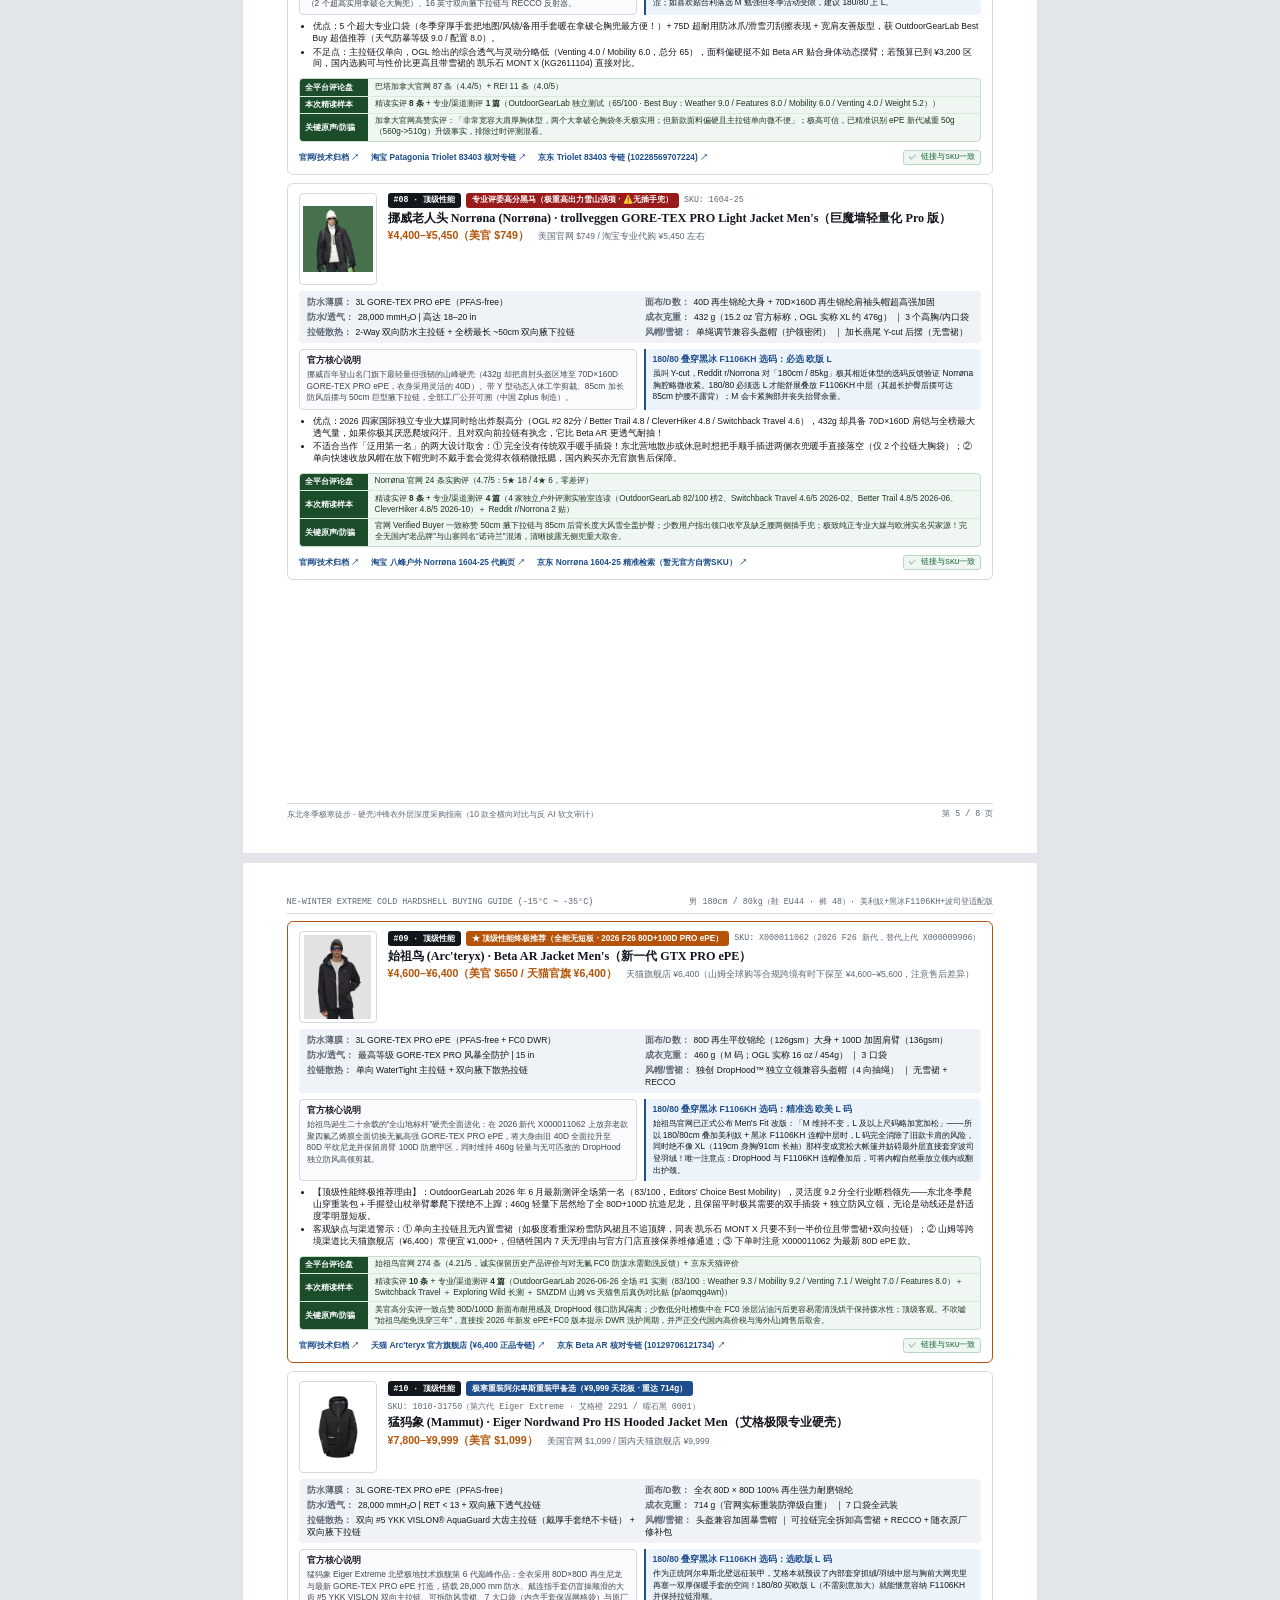
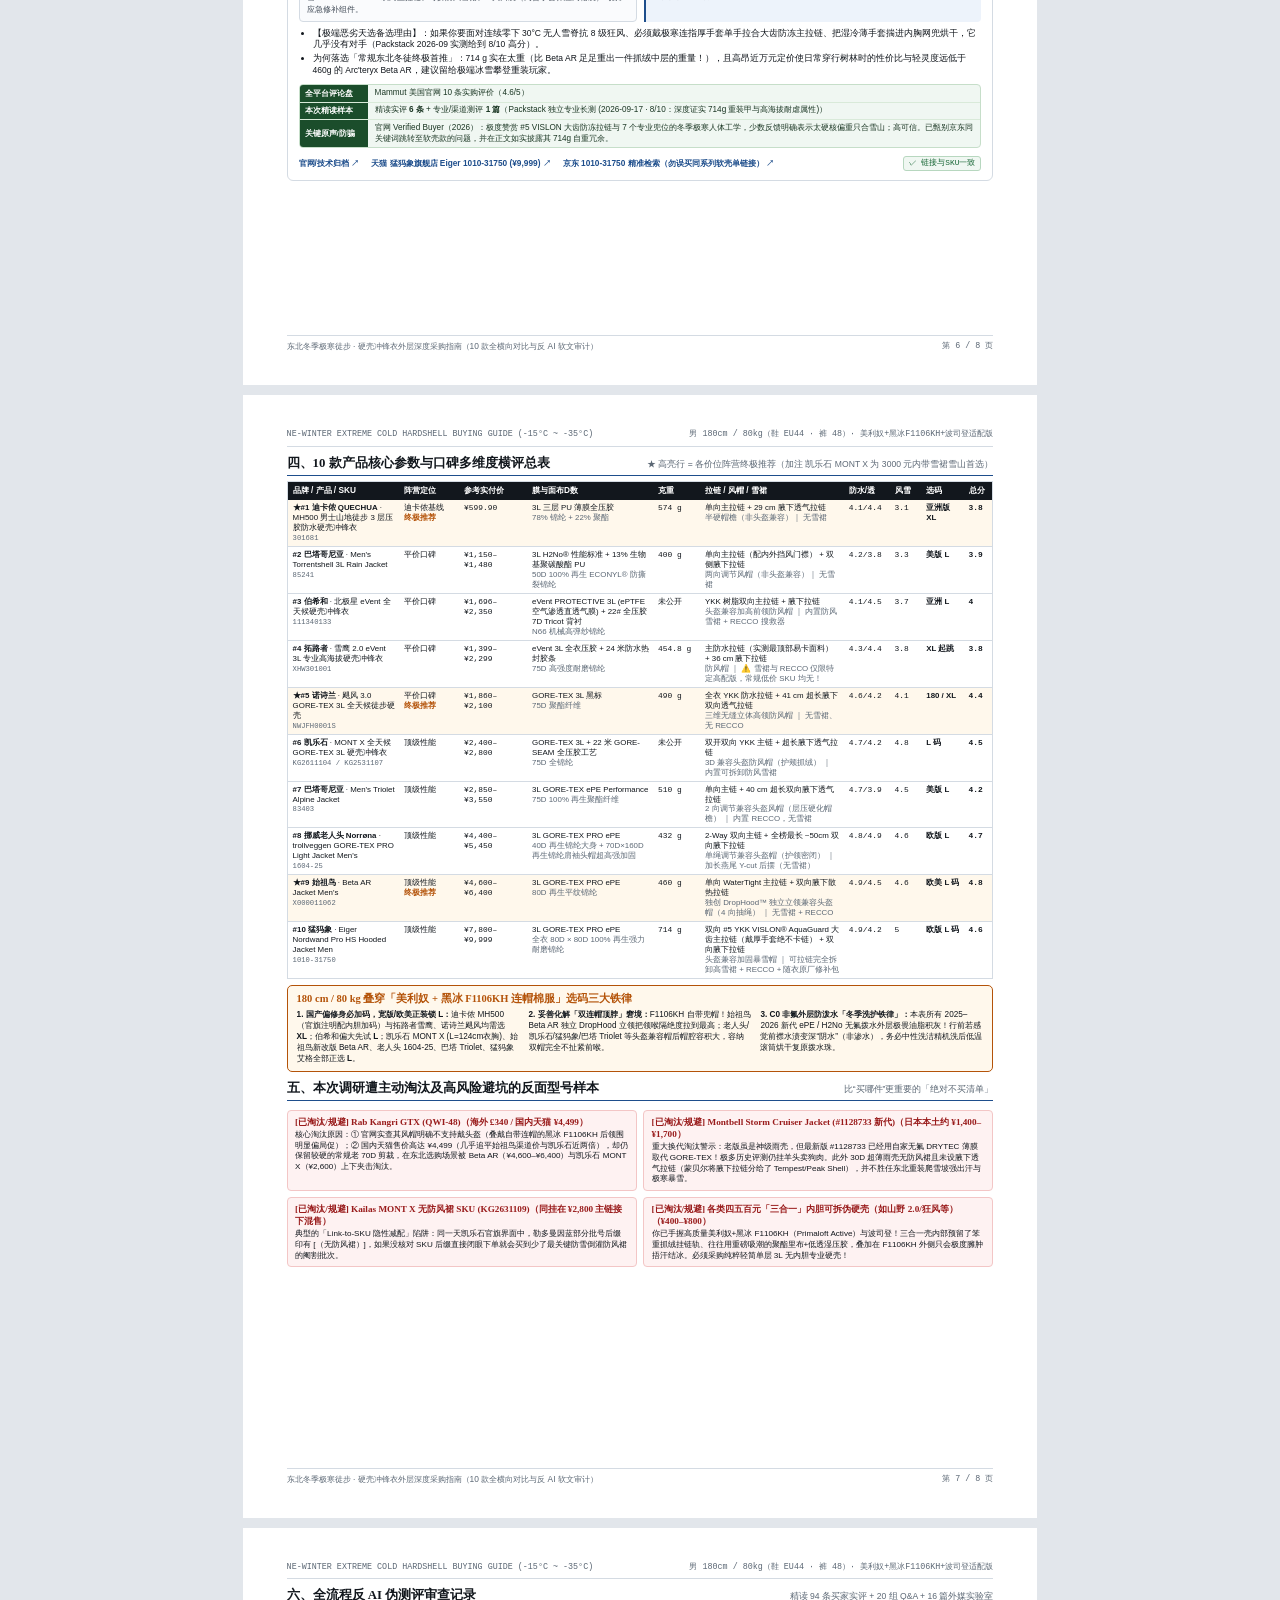
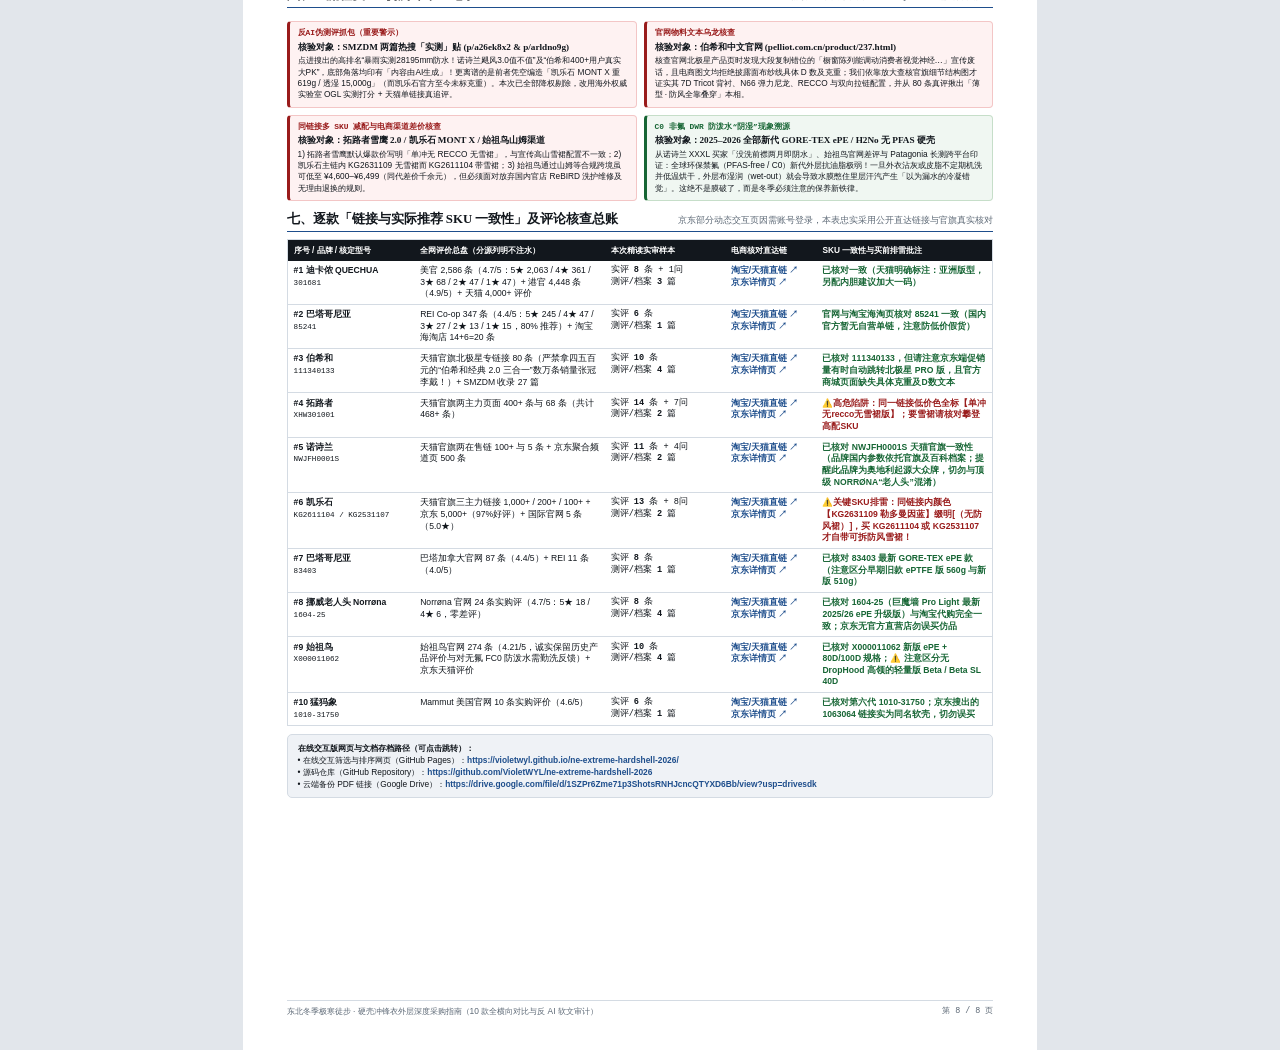
<file: print-report.html>
<!DOCTYPE html>
<html lang="zh-CN">
<head>
  <meta charset="UTF-8">
  <title>东北冬季极寒徒步（-15°C ~ -35°C）硬壳冲锋衣外层采购指南｜A4打印终稿</title>
  <style>
    @page {
      size: A4 portrait;
      margin: 0;
    }

    * { box-sizing: border-box; }

    :root {
      --bg-surface: #FFFFFF;
      --bg-paper: #F6F4EF;
      --bg-tint: #EFF2F6;
      --bg-cobalt-soft: #EDF3FB;
      --bg-amber-soft: #FFF8EC;
      --bg-pine-soft: #F0F7F2;
      --bg-crimson-soft: #FEF2F2;
      --ink-primary: #12171D;
      --ink-secondary: #3E4854;
      --ink-muted: #5C6875;
      --border-hair: #D4DBE3;
      --accent-cobalt: #1E4E8C;
      --accent-ochre: #B45309;
      --accent-pine: #166534;
      --accent-crimson: #991B1B;
      --font-serif: "Noto Serif CJK SC", "Source Han Serif SC", Georgia, serif;
      --font-sans: "Noto Sans CJK SC", "PingFang SC", -apple-system, sans-serif;
      --font-mono: "Noto Sans Mono CJK SC", ui-monospace, Menlo, monospace;
    }

    html, body {
      margin: 0;
      padding: 0;
      background: #E2E6EB;
      font-family: var(--font-sans);
      color: var(--ink-primary);
      font-size: 9.8px;
      line-height: 1.42;
      -webkit-print-color-adjust: exact !important;
      print-color-adjust: exact !important;
    }

    a { color: var(--accent-cobalt); text-decoration: none; font-weight: 600; }
    h1, h2, h3, h4 { font-family: var(--font-serif); margin: 0; color: var(--ink-primary); }
    p { margin: 0; }
    .mono { font-family: var(--font-mono); font-variant-numeric: tabular-nums; }

    .a4-page {
      width: 210mm;
      height: 297mm;
      margin: 0 auto 10px auto;
      padding: 9mm 11.5mm 8.5mm 11.5mm;
      background: #FFFFFF;
      position: relative;
      display: flex;
      flex-direction: column;
      overflow: hidden;
      page-break-after: always;
      break-after: page;
    }
    .a4-page:last-of-type {
      page-break-after: auto;
      break-after: auto;
      margin-bottom: 0;
    }

    @media print {
      html, body { background: #FFFFFF; }
      .a4-page { margin: 0; box-shadow: none; }
    }

    /* Running Header & Footer */
    .running-head {
      display: flex;
      justify-content: space-between;
      align-items: center;
      font-family: var(--font-mono);
      font-size: 8.4px;
      color: var(--ink-muted);
      padding-bottom: 4.5px;
      border-bottom: 1px solid var(--border-hair);
      margin-bottom: 7px;
      flex-shrink: 0;
    }

    .running-foot {
      margin-top: auto;
      padding-top: 5px;
      border-top: 1px solid var(--border-hair);
      display: flex;
      justify-content: space-between;
      align-items: center;
      font-size: 8.4px;
      color: var(--ink-muted);
      flex-shrink: 0;
    }

    /* Page 1 Masthead */
    .masthead {
      background: var(--ink-primary);
      color: #FFFFFF;
      border-top: 3.5px solid var(--accent-ochre);
      border-radius: 5px;
      padding: 11px 16px 12px 16px;
      margin-bottom: 9px;
      flex-shrink: 0;
    }
    .masthead-kicker {
      font-family: var(--font-mono);
      font-size: 8.5px;
      color: #E2B07E;
      letter-spacing: 0.08em;
      text-transform: uppercase;
      margin-bottom: 3px;
    }
    .masthead h1 {
      color: #FFFFFF;
      font-size: 19.5px;
      line-height: 1.24;
      margin-bottom: 3px;
    }
    .masthead-sub {
      color: #D2DCE6;
      font-size: 10px;
    }

    /* Page 1 Top Info Pair */
    .top-pair {
      display: grid;
      grid-template-columns: 1fr 1fr;
      gap: 9px;
      margin-bottom: 10px;
      flex-shrink: 0;
    }
    .info-box {
      background: var(--bg-paper);
      border: 1px solid var(--border-hair);
      border-radius: 5px;
      padding: 8px 11px;
    }
    .info-box.audit-theme {
      background: var(--bg-pine-soft);
      border-color: #BDD8C3;
    }
    .info-box-title {
      font-size: 10.5px;
      font-weight: 700;
      color: var(--accent-cobalt);
      margin-bottom: 5px;
    }
    .info-box.audit-theme .info-box-title { color: var(--accent-pine); }
    .kv-grid {
      display: grid;
      grid-template-columns: 1fr 1fr;
      gap: 3px 10px;
      font-size: 9.2px;
      margin-bottom: 5px;
    }
    .kv-grid b { color: var(--ink-primary); }
    .info-foot {
      font-size: 8.6px;
      color: var(--ink-secondary);
      border-top: 1px dashed var(--border-hair);
      padding-top: 4px;
      line-height: 1.38;
    }

    /* Section Headings on Page 1 & Tables */
    .sec-title-bar {
      display: flex;
      justify-content: space-between;
      align-items: baseline;
      border-bottom: 1.5px solid var(--accent-cobalt);
      padding-bottom: 3px;
      margin-bottom: 7px;
      flex-shrink: 0;
    }
    .sec-title-bar h2 {
      font-size: 12.8px;
      color: var(--ink-primary);
    }
    .sec-title-bar span {
      font-size: 8.6px;
      color: var(--ink-muted);
    }

    /* 4-Layer Strip */
    .layer-grid-4 {
      display: grid;
      grid-template-columns: repeat(4, 1fr);
      gap: 7px;
      margin-bottom: 10px;
      flex-shrink: 0;
    }
    .layer-box {
      border: 1px solid var(--border-hair);
      border-radius: 5px;
      padding: 7px 8px;
      background: #FFFFFF;
    }
    .layer-box.focus {
      background: var(--bg-cobalt-soft);
      border: 1.5px solid var(--accent-cobalt);
    }
    .layer-k { font-size: 9px; font-weight: 700; color: var(--accent-cobalt); margin-bottom: 2px; }
    .layer-box.focus .layer-k { color: var(--accent-ochre); }
    .layer-s { font-size: 9.4px; font-weight: 700; margin-bottom: 3px; line-height: 1.3; }
    .layer-b { font-size: 8.5px; color: var(--ink-secondary); line-height: 1.36; }

    /* 3 Ultimate Trio */
    .ult-grid-3 {
      display: grid;
      grid-template-columns: repeat(3, 1fr);
      gap: 8px;
      margin-bottom: 10px;
      flex-shrink: 0;
    }
    .ult-card {
      border: 1.2px solid var(--accent-ochre);
      border-radius: 5px;
      padding: 8px 9px;
      display: flex;
      flex-direction: column;
      gap: 5px;
      background: #FFFFFF;
    }
    .ult-kicker { font-size: 8.8px; font-weight: 700; color: var(--accent-ochre); }
    .ult-top { display: flex; gap: 7px; align-items: center; }
    .ult-thumb {
      width: 44px;
      height: 52px;
      border: 1px solid var(--border-hair);
      border-radius: 3px;
      padding: 2px;
      display: flex;
      align-items: center;
      justify-content: center;
      flex-shrink: 0;
      background: #FFFFFF;
    }
    .ult-thumb img { max-width: 100%; max-height: 100%; object-fit: contain; }
    .ult-name { font-family: var(--font-serif); font-size: 10.3px; font-weight: 700; line-height: 1.28; }
    .ult-meta { font-family: var(--font-mono); font-size: 8.2px; color: var(--ink-muted); margin-top: 2px; }
    .ult-summary { font-size: 8.6px; color: var(--ink-secondary); line-height: 1.38; }
    .ult-size {
      margin-top: auto;
      background: var(--bg-amber-soft);
      border-left: 2.5px solid var(--accent-ochre);
      padding: 4px 6px;
      font-size: 8.5px;
      font-weight: 700;
      color: #7C2D12;
      border-radius: 0 3px 3px 0;
    }

    /* Compact Tables */
    table.p-table {
      width: 100%;
      border-collapse: collapse;
      font-size: 8.6px;
      border: 1px solid var(--border-hair);
      flex-shrink: 0;
    }
    table.p-table th {
      background: var(--ink-primary);
      color: #FFFFFF;
      text-align: left;
      padding: 4.5px 6px;
      font-weight: 700;
      font-size: 8.3px;
    }
    table.p-table td {
      padding: 4.2px 6px;
      border-bottom: 1px solid var(--border-hair);
      vertical-align: top;
      line-height: 1.35;
    }
    table.p-table tr.hl td { background: var(--bg-amber-soft); }

    /* Category Divider Header on Product Pages */
    .cat-banner {
      background: var(--bg-tint);
      border-left: 4px solid var(--ink-primary);
      padding: 5px 10px;
      border-radius: 0 4px 4px 0;
      margin-bottom: 6.5px;
      display: flex;
      justify-content: space-between;
      align-items: baseline;
      flex-shrink: 0;
    }
    .cat-banner h2 { font-size: 13px; }
    .cat-banner span { font-size: 8.6px; color: var(--ink-secondary); }

    /* Product Dossier Card in Print */
    .dossier {
      border: 1px solid var(--border-hair);
      border-radius: 6px;
      padding: 9px 11px;
      margin-bottom: 8px;
      background: #FFFFFF;
      display: flex;
      flex-direction: column;
      gap: 6px;
      break-inside: avoid;
    }
    .dossier.is-ult {
      border: 1.4px solid var(--accent-ochre);
    }
    .dossier-top {
      display: flex;
      gap: 11px;
      align-items: flex-start;
    }
    .dossier-img {
      width: 78px;
      height: 92px;
      border: 1px solid var(--border-hair);
      border-radius: 4px;
      padding: 3px;
      display: flex;
      align-items: center;
      justify-content: center;
      background: #FFFFFF;
      flex-shrink: 0;
    }
    .dossier-img img { max-width: 100%; max-height: 100%; object-fit: contain; }
    .dossier-head { flex: 1; min-width: 0; }
    .d-pills { display: flex; flex-wrap: wrap; gap: 5px; align-items: center; margin-bottom: 3px; }
    .pill-d { font-family: var(--font-mono); font-size: 8.2px; font-weight: 700; padding: 1.5px 6px; border-radius: 3px; background: var(--ink-primary); color: #FFFFFF; }
    .pill-badge { font-size: 8.2px; font-weight: 700; padding: 1.5px 6px; border-radius: 3px; color: #FFFFFF; background: var(--accent-cobalt); }
    .pill-badge.ult { background: var(--accent-ochre); }
    .pill-badge.warn { background: var(--accent-crimson); }
    .d-sku-top { font-family: var(--font-mono); font-size: 8.3px; color: var(--ink-muted); }
    .dossier-head h3 { font-size: 12.2px; line-height: 1.25; margin-bottom: 2px; }
    .d-price { font-size: 10.6px; font-weight: 700; color: var(--accent-ochre); }
    .d-price small { font-size: 8.5px; color: var(--ink-muted); font-weight: 400; margin-left: 6px; }

    .d-specs-grid {
      display: grid;
      grid-template-columns: repeat(2, 1fr);
      gap: 3px 10px;
      background: var(--bg-tint);
      border-radius: 4px;
      padding: 5px 8px;
      font-size: 8.5px;
    }
    .d-specs-grid b { color: var(--ink-muted); font-weight: 600; margin-right: 4px; }

    .d-two-col {
      display: grid;
      grid-template-columns: 1fr 1fr;
      gap: 7px;
    }
    .d-off-box {
      background: #FAFBFD;
      border: 1px solid var(--border-hair);
      border-radius: 4px;
      padding: 5px 7px;
      font-size: 8.4px;
      color: var(--ink-secondary);
      line-height: 1.38;
    }
    .d-off-title { font-weight: 700; color: var(--ink-primary); margin-bottom: 2px; font-size: 8.6px; }
    .d-size-box {
      background: var(--bg-cobalt-soft);
      border-left: 2.5px solid var(--accent-cobalt);
      border-radius: 0 4px 4px 0;
      padding: 5px 7px;
      font-size: 8.4px;
      color: var(--ink-primary);
      line-height: 1.38;
    }
    .d-size-title { font-weight: 700; color: var(--accent-cobalt); margin-bottom: 2px; font-size: 8.6px; }

    .d-rationale {
      margin: 0;
      padding-left: 14px;
      font-size: 8.5px;
      color: var(--ink-primary);
      line-height: 1.38;
    }
    .d-rationale li { margin-bottom: 2px; }

    .d-audit-ledger {
      border: 1px solid #C6DEC9;
      border-radius: 4px;
      overflow: hidden;
      font-size: 8.2px;
      background: var(--bg-pine-soft);
    }
    .d-audit-row {
      display: flex;
      align-items: stretch;
      border-bottom: 1px solid #D9EAD9;
    }
    .d-audit-row:last-child { border-bottom: none; }
    .d-audit-k {
      width: 68px;
      flex-shrink: 0;
      background: #1B4D2B;
      color: #FFFFFF;
      font-weight: 700;
      padding: 2.5px 5px;
      display: flex;
      align-items: center;
      font-size: 8px;
    }
    .d-audit-v {
      flex: 1;
      padding: 2.5px 7px;
      color: #1A3623;
      line-height: 1.34;
    }

    .d-links-row {
      display: flex;
      flex-wrap: wrap;
      gap: 4px 12px;
      align-items: center;
      font-size: 8.3px;
      padding-top: 2px;
    }
    .d-sku-flag {
      margin-left: auto;
      font-family: var(--font-mono);
      font-size: 7.8px;
      padding: 1px 5px;
      border-radius: 3px;
      background: var(--bg-pine-soft);
      color: var(--accent-pine);
      border: 1px solid #B7D7BF;
    }
    .d-sku-flag.warn {
      background: var(--bg-amber-soft);
      color: var(--accent-ochre);
      border-color: #EBD1A7;
    }

    /* Page 7 & 8 extras */
    .rules-box {
      margin-top: 8px;
      background: var(--bg-amber-soft);
      border: 1.2px solid var(--accent-ochre);
      border-radius: 5px;
      padding: 7px 10px;
      flex-shrink: 0;
    }
    .rules-box h3 { font-size: 10.5px; color: var(--accent-ochre); margin-bottom: 5px; }
    .rules-3 {
      display: grid;
      grid-template-columns: repeat(3, 1fr);
      gap: 9px;
      font-size: 8.5px;
      line-height: 1.38;
    }

    .grid-2x2 {
      display: grid;
      grid-template-columns: repeat(2, 1fr);
      gap: 7px;
      margin-top: 6px;
      flex-shrink: 0;
    }
    .elim-item {
      background: var(--bg-crimson-soft);
      border: 1px solid #F3C6C6;
      border-radius: 4px;
      padding: 6px 8px;
      font-size: 8.3px;
      line-height: 1.36;
    }
    .elim-item h4 { font-size: 9.2px; color: var(--accent-crimson); margin-bottom: 2px; }

    .finding-item {
      background: var(--bg-pine-soft);
      border: 1px solid #C6DEC9;
      border-left: 3px solid var(--accent-pine);
      border-radius: 4px;
      padding: 6px 8px;
      font-size: 8.3px;
      line-height: 1.36;
    }
    .finding-item.warn {
      background: var(--bg-crimson-soft);
      border-color: #F3C6C6;
      border-left-color: var(--accent-crimson);
    }
    .finding-k { font-family: var(--font-mono); font-size: 7.9px; font-weight: 700; color: var(--accent-pine); margin-bottom: 2px; }
    .finding-item.warn .finding-k { color: var(--accent-crimson); }
    .finding-item h4 { font-size: 9.2px; margin-bottom: 2px; }

    .deliverable-strip {
      margin-top: 8px;
      background: var(--bg-tint);
      border: 1px solid var(--border-hair);
      border-radius: 5px;
      padding: 7px 10px;
      font-size: 8.4px;
      line-height: 1.45;
      flex-shrink: 0;
    }
  </style>
</head>
<body>
  <div id="print-root"></div>

  <script src="./data.js"></script>
  <script>
    (function () {
      const D = window.HARDSHELL_DATA;
      if (!D) return;
      const pMap = Object.fromEntries(D.products.map(p => [p.id, p]));
      const root = document.getElementById('print-root');
      const totalPages = 8;

      function headHtml() {
        return `
          <div class="running-head">
            <span>NE-WINTER EXTREME COLD HARDSHELL BUYING GUIDE (-15°C ~ -35°C)</span>
            <span>男 180cm / 80kg（鞋 EU44 · 裤 48）· 美利奴+黑冰F1106KH+波司登适配版</span>
          </div>`;
      }

      function footHtml(pageNo) {
        return `
          <div class="running-foot">
            <span>东北冬季极寒徒步 · 硬壳冲锋衣外层深度采购指南（10 款全横向对比与反 AI 软文审计）</span>
            <span class="mono">第 ${pageNo} / ${totalPages} 页</span>
          </div>`;
      }

      function dossierCard(p) {
        const badgeCls = p.isUltimate ? 'ult' : (p.ultimateTitle.includes('⚠️') ? 'warn' : '');
        return `
          <article class="dossier ${p.isUltimate ? 'is-ult' : ''}">
            <div class="dossier-top">
              <div class="dossier-img"><img src="${p.image}" alt="${p.brandCn}"></div>
              <div class="dossier-head">
                <div class="d-pills">
                  <span class="pill-d">#${String(p.rank).padStart(2, '0')} · ${p.categoryLabel}</span>
                  <span class="pill-badge ${badgeCls}">${p.ultimateTitle}</span>
                  <span class="d-sku-top">SKU: ${p.sku}</span>
                </div>
                <h3>${p.brandCn} (${p.brand}) · ${p.name}</h3>
                <div class="d-price">${p.price.display} <small>${p.price.officialRef}</small></div>
              </div>
            </div>

            <div class="d-specs-grid">
              <div><b>防水薄膜：</b>${p.specs.membrane}</div>
              <div><b>面布/D数：</b>${p.specs.faceFabric}</div>
              <div><b>防水/透气：</b>${p.specs.waterproofMm.split('（')[0]} | ${p.specs.breathabilityMetric.split('（')[0]}</div>
              <div><b>成衣克重：</b>${p.specs.garmentWeight} ｜ ${p.specs.pockets.split('（')[0]}</div>
              <div><b>拉链散热：</b>${p.specs.zippers}</div>
              <div><b>风帽/雪裙：</b>${p.specs.hoodAndSkirt}</div>
            </div>

            <div class="d-two-col">
              <div class="d-off-box">
                <div class="d-off-title">官方核心说明</div>
                <div>${p.officialDesc}</div>
              </div>
              <div class="d-size-box">
                <div class="d-size-title">180/80 叠穿黑冰 F1106KH 选码：${p.size180_80.pick.split('（')[0]}</div>
                <div>${p.size180_80.detail}</div>
              </div>
            </div>

            <ul class="d-rationale">
              ${p.rationale.map(r => `<li>${r}</li>`).join('')}
            </ul>

            <div class="d-audit-ledger">
              <div class="d-audit-row">
                <div class="d-audit-k">全平台评论盘</div>
                <div class="d-audit-v">${p.audit.totalReviewsPlatform}</div>
              </div>
              <div class="d-audit-row">
                <div class="d-audit-k">本次精读样本</div>
                <div class="d-audit-v">精读实评 <b>${p.audit.userReviewsRead} 条</b>${p.audit.qaRead ? ` + 官方问答 <b>${p.audit.qaRead} 组</b>` : ''} + 专业/渠道测评 <b>${p.audit.proTestsRead} 篇</b>（${p.audit.proTestSources}）</div>
              </div>
              <div class="d-audit-row">
                <div class="d-audit-k">关键原声/防骗</div>
                <div class="d-audit-v">${p.audit.userReviewQuotes[0]}；${p.audit.credibilityAndAdFilter}</div>
              </div>
            </div>

            <div class="d-links-row">
              <a href="${p.urls.official}">官网/技术归档 ↗</a>
              <a href="${p.urls.taobao}">${p.urls.taobaoLabel}</a>
              <a href="${p.urls.jd}">${p.urls.jdLabel}</a>
              <span class="d-sku-flag ${p.skuMatchOk ? '' : 'warn'}">${p.skuMatchOk ? '✓ 链接与SKU一致' : '⚠ 注意同链混售防坑'}</span>
            </div>
          </article>
        `;
      }

      // PAGE 1
      const page1 = `
        <section class="a4-page">
          <header class="masthead">
            <div class="masthead-kicker">Alpine Technical Field Dossier · 2026.11 · -15°C ~ -35°C Extreme Cold</div>
            <h1>${D.meta.title}</h1>
            <div class="masthead-sub">${D.meta.subtitle}</div>
          </header>

          <div class="top-pair">
            <div class="info-box">
              <div class="info-box-title">定制采购人身体参数与叠穿边界</div>
              <div class="kv-grid">
                <div><b>性别/身高/体重：</b>男 · 180 cm / 80 kg</div>
                <div><b>足/下装参考码：</b>鞋 EU 44 · 裤 48 码</div>
                <div><b>推算净胸围：</b>${D.meta.userProfile.estimatedChestCm}</div>
                <div><b>硬壳目标衣胸：</b>122 – 126 cm（兼容厚中层）</div>
              </div>
              <div class="info-foot"><b>既有装备边界：</b>${D.meta.userProfile.existingKit}。因 F1106KH 自带连帽且有立体蓬松絮片，L3 外壳领口与肩腋必须留余量防双帽卡颈；停步大休直接将波司登罩在硬壳最外层。</div>
            </div>

            <div class="info-box audit-theme">
              <div class="info-box-title">本次深度内容审计统计（真实可追溯 · 杜绝 AI 水军）</div>
              <div class="kv-grid">
                <div><b>覆盖阵营/款数：</b>三大类共 10 款代表型号</div>
                <div><b>平台总评基数：</b>${D.meta.auditTotals.officialReviewsTracked}</div>
                <div><b>逐条精读实评：</b><b>${D.meta.auditTotals.individualUserReviewsRead} 条</b>（含 ${D.meta.auditTotals.officialQAsRead} 组问答）</div>
                <div><b>独立/渠道实测：</b><b>${D.meta.auditTotals.independentFieldTestsRead} 篇外媒</b> + ${D.meta.auditTotals.channelAndForumAuditsRead} 份真伪审查</div>
              </div>
              <div class="info-foot"><b>反伪造防广告机制：</b>实查并剔除标有「内容由AI生成」之 SMZDM 热搜伪测评（含虚报 MONT X 619g 错数）、剥离淘宝三合一混算及 B 站代言软广；JD 部分动态抽屉页因平台登录墙限制未强行抓包，均以公开直链及官方索引实据为准。</div>
            </div>
          </div>

          <div class="sec-title-bar">
            <h2>一、东北极寒（-15°C ~ -35°C）3+1 穿衣体系定位</h2>
            <span>L3 外壳的核心任务：抗狂风 + 强泄汗 + 防粉雪剐蹭</span>
          </div>
          <div class="layer-grid-4">
            ${D.systemGuide.map((l, idx) => `
              <div class="layer-box ${idx === 2 ? 'focus' : ''}">
                <div class="layer-k">${l.layer}</div>
                <div class="layer-s">${l.spec}</div>
                <div class="layer-b">${l.advice180_80}</div>
              </div>
            `).join('')}
          </div>

          <div class="sec-title-bar">
            <h2>二、三大价位阵营 · 终极推荐定案</h2>
            <span>180/80 叠加黑冰 F1106KH 直接拍板清单一览</span>
          </div>
          <div class="ult-grid-3">
            ${D.ultimates.map(u => {
              const p = pMap[u.productId];
              return `
                <article class="ult-card">
                  <div class="ult-kicker">★ ${u.tierTitle}</div>
                  <div class="ult-top">
                    <div class="ult-thumb"><img src="${p.image}" alt="${p.brandCn}"></div>
                    <div>
                      <div class="ult-name">${p.brandCn} ${p.brand}<br>${p.name.split('（')[0]}</div>
                      <div class="ult-meta">${u.tag}</div>
                    </div>
                  </div>
                  <div class="ult-summary">${u.summary}</div>
                  <div class="ult-size">180/80 选码：${u.pick180_80}</div>
                </article>
              `;
            }).join('')}
          </div>

          <div class="sec-title-bar">
            <h2>三、180/80 东北三大极寒工况速配对照表</h2>
            <span>与已有「美利奴 + F1106KH + 波司登」直接耦合操作</span>
          </div>
          <table class="p-table">
            <thead>
              <tr>
                <th style="width:27%;">东北实测场景与温度梯度</th>
                <th style="width:29%;">推荐穿法组合</th>
                <th>核心功能件优先级与避坑操作</th>
              </tr>
            </thead>
            <tbody>
              ${D.regimes.map(r => `
                <tr>
                  <td><b>${r.title}</b></td>
                  <td><span class="mono" style="color:var(--accent-ochre);font-weight:700;">${r.combo}</span></td>
                  <td>${r.detail}</td>
                </tr>
              `).join('')}
            </tbody>
          </table>

          ${footHtml(1)}
        </section>
      `;

      // PAGES 2-6
      const catHeaders = {
        'deca-mh500': {
          title: '类别一：迪卡侬基线（高透明实测门槛 · 共 1 款）',
          sub: '¥599.9 价位唯一全压胶 3L + RET=6 高透湿 + 29cm 腋下拉链守门员，实体店穿内胆直试'
        },
        'val-torrentshell': {
          title: '类别二：平价口碑阵营（¥1,150–¥2,350 · 共 4 款）',
          sub: '聚焦正统防水膜与真实买家差评排查，剔除宣传噱头与卡拉链/减配陷阱'
        },
        'top-kailas-montx': {
          title: '类别三：顶级性能阵营（¥2,400–¥9,999 · 共 5 款）',
          sub: '全面切换新代 GORE-TEX PRO ePE 无氟体系：国产雪山标杆 + 四大阿尔卑斯重器对比'
        }
      };

      const cardPairs = [
        [0, 1], // Page 2: #01 MH500 + #02 Torrentshell
        [2, 3], // Page 3: #03 PELLIOT + #04 Pioneer Camp
        [4, 5], // Page 4: #05 Northland + #06 Kailas MONT X
        [6, 7], // Page 5: #07 Triolet + #08 Norrona
        [8, 9]  // Page 6: #09 Beta AR + #10 Mammut Eiger
      ];

      const dossierPages = cardPairs.map((pair, idx) => {
        const pageNum = idx + 2;
        const cardsHtml = pair.map(pi => {
          const p = D.products[pi];
          const ch = catHeaders[p.id];
          const bannerHtml = ch ? `
            <div class="cat-banner">
              <h2>${ch.title}</h2>
              <span>${ch.sub}</span>
            </div>` : '';
          return bannerHtml + dossierCard(p);
        }).join('');
        return `<section class="a4-page">${headHtml()}${cardsHtml}${footHtml(pageNum)}</section>`;
      }).join('');

      // PAGE 7: Multi-dimensional Matrix + Sizing Rules + Eliminated
      const page7 = `
        <section class="a4-page">
          ${headHtml()}
          <div class="sec-title-bar" style="margin-bottom:5px;">
            <h2>四、10 款产品核心参数与口碑多维度横评总表</h2>
            <span>★ 高亮行 = 各价位阵营终极推荐（加注 凯乐石 MONT X 为 3000 元内带雪裙雪山首选）</span>
          </div>
          <table class="p-table" style="font-size:7.9px;">
            <thead>
              <tr>
                <th style="width:16%;padding:3.5px 5px;">品牌 / 产品 / SKU</th>
                <th style="width:8.5%;padding:3.5px 4px;">阵营定位</th>
                <th style="width:9.5%;padding:3.5px 4px;">参考实付价</th>
                <th style="width:18%;padding:3.5px 5px;">膜与面布D数</th>
                <th style="width:6.5%;padding:3.5px 4px;">克重</th>
                <th style="width:20.5%;padding:3.5px 5px;">拉链 / 风帽 / 雪裙</th>
                <th style="width:6.5%;padding:3.5px 4px;">防水/透</th>
                <th style="width:4.5%;padding:3.5px 4px;">风雪</th>
                <th style="width:6%;padding:3.5px 4px;">选码</th>
                <th style="width:4%;padding:3.5px 4px;">总分</th>
              </tr>
            </thead>
            <tbody>
              ${D.products.map(p => {
                const wText = /^\d/.test(p.specs.garmentWeight) ? p.specs.garmentWeight.split('（')[0] : '未公开';
                const szShort = p.size180_80.pick.split('（')[0].replace(/^(建议试穿|建议选|必选|精准选|选)\s*/,'');
                return `
                <tr class="${p.isUltimate ? 'hl' : ''}">
                  <td style="padding:3px 5px;line-height:1.26;"><b>${p.isUltimate ? '★' : ''}#${p.rank} ${p.brandCn}</b> · ${p.name.split('（')[0]}<br><span class="mono" style="font-size:7.2px;color:#5C6875;">${p.sku.split('（')[0]}</span></td>
                  <td style="padding:3px 4px;line-height:1.26;">${p.categoryLabel}${p.isUltimate ? '<br><b style="color:var(--accent-ochre);">终极推荐</b>' : ''}</td>
                  <td class="mono" style="padding:3px 4px;line-height:1.26;">${p.price.display.split('（')[0]}</td>
                  <td style="padding:3px 5px;line-height:1.26;">${p.specs.membrane.split('（')[0]}<br><span style="color:#5C6875;">${p.specs.faceFabric.split('（')[0]}</span></td>
                  <td class="mono" style="padding:3px 4px;line-height:1.26;">${wText}</td>
                  <td style="padding:3px 5px;line-height:1.26;">${p.specs.zippers.replace('防水主拉链','主链')}<br><span style="color:#5C6875;">${p.specs.hoodAndSkirt}</span></td>
                  <td class="mono" style="padding:3px 4px;line-height:1.26;">${p.scores.waterproof}/${p.scores.breathability}</td>
                  <td class="mono" style="padding:3px 4px;line-height:1.26;">${p.scores.snowDefense}</td>
                  <td style="padding:3px 4px;line-height:1.26;"><b>${szShort}</b></td>
                  <td class="mono" style="padding:3px 4px;line-height:1.26;"><b>${p.scores.overall}</b></td>
                </tr>
              `;}).join('')}
            </tbody>
          </table>

          <div class="rules-box" style="margin-top:6px;padding:6px 9px;">
            <h3 style="margin-bottom:3.5px;">180 cm / 80 kg 叠穿「美利奴 + 黑冰 F1106KH 连帽棉服」选码三大铁律</h3>
            <div class="rules-3" style="font-size:8.2px;line-height:1.33;">
              <div><b>1. 国产偏修身必加码，宽版/欧美正装锁 L：</b>迪卡侬 MH500（官旗注明配内胆加码）与拓路者雪鹰、诺诗兰飓风均需选 <b>XL</b>；伯希和偏大先试 <b>L</b>；凯乐石 MONT X (L=124cm衣胸)、始祖鸟新改版 Beta AR、老人头 1604-25、巴塔 Triolet、猛犸象艾格全部正选 <b>L</b>。</div>
              <div><b>2. 妥善化解「双连帽顶脖」窘境：</b>F1106KH 自带兜帽！始祖鸟 Beta AR 独立 DropHood 立领把领喉隔绝度拉到最高；老人头/凯乐石/猛犸象/巴塔 Triolet 等头盔兼容帽后帽腔容积大，容纳双帽完全不扯紧前喉。</div>
              <div><b>3. C0 非氟外层防泼水「冬季洗护铁律」：</b>本表所有 2025–2026 新代 ePE / H2No 无氟拨水外层极畏油脂积灰！行前若感觉前襟水渍变深“阴水”（非渗水），务必中性洗洁精机洗后低温滚筒烘干复原拨水珠。</div>
            </div>
          </div>

          <div class="sec-title-bar" style="margin-top:7px;margin-bottom:5px;">
            <h2>五、本次调研遭主动淘汰及高风险避坑的反面型号样本</h2>
            <span>比“买哪件”更重要的「绝对不买清单」</span>
          </div>
          <div class="grid-2x2" style="margin-top:4px;gap:6px;">
            ${D.eliminatedCandidates.map(e => `
              <div class="elim-item" style="padding:5px 7.5px;font-size:8.1px;line-height:1.32;">
                <h4>[已淘汰/规避] ${e.name}（${e.price}）</h4>
                <p>${e.reason}</p>
              </div>
            `).join('')}
          </div>

          ${footHtml(7)}
        </section>
      `;

      // PAGE 8: Forensic Audit + Complete Link-to-SKU + Deliverables
      const page8 = `
        <section class="a4-page">
          ${headHtml()}
          <div class="sec-title-bar">
            <h2>六、全流程反 AI 伪测评审查记录</h2>
            <span>精读 ${D.meta.auditTotals.individualUserReviewsRead} 条买家实评 + ${D.meta.auditTotals.officialQAsRead} 组 Q&amp;A + ${D.meta.auditTotals.independentFieldTestsRead} 篇外媒实验室</span>
          </div>
          <div class="grid-2x2" style="margin-bottom:9px;">
            ${D.auditFindings.map(f => `
              <div class="finding-item ${f.isWarning ? 'warn' : ''}">
                <div class="finding-k">${f.type}</div>
                <h4>核验对象：${f.target}</h4>
                <p>${f.finding}</p>
              </div>
            `).join('')}
          </div>

          <div class="sec-title-bar">
            <h2>七、逐款「链接与实际推荐 SKU 一致性」及评论核查总账</h2>
            <span>京东部分动态交互页因需账号登录，本表忠实采用公开直达链接与官旗真实核对</span>
          </div>
          <table class="p-table">
            <thead>
              <tr>
                <th style="width:18%;">序号 / 品牌 / 核定型号</th>
                <th style="width:27%;">全网评价总盘（分源列明不注水）</th>
                <th style="width:17%;">本次精读实审样本</th>
                <th style="width:13%;">电商核对直达链</th>
                <th style="width:25%;">SKU 一致性与买前排雷批注</th>
              </tr>
            </thead>
            <tbody>
              ${D.products.map(p => `
                <tr>
                  <td><b>#${p.rank} ${p.brandCn}</b><br><span class="mono" style="font-size:7.6px;">${p.sku.split('（')[0]}</span></td>
                  <td>${p.audit.totalReviewsPlatform}</td>
                  <td class="mono">实评 <b>${p.audit.userReviewsRead}</b> 条${p.audit.qaRead ? ` + ${p.audit.qaRead}问` : ''}<br>测评/档案 <b>${p.audit.proTestsRead}</b> 篇</td>
                  <td><a href="${p.urls.taobao}">淘宝/天猫直链 ↗</a><br><a href="${p.urls.jd}">京东详情页 ↗</a></td>
                  <td style="color:${p.skuMatchOk ? '#166534' : '#991B1B'};font-weight:600;">${p.skuVerification}</td>
                </tr>
              `).join('')}
            </tbody>
          </table>

          <div class="deliverable-strip">
            <b>在线交互版网页与文档存档路径（可点击跳转）：</b><br>
            • 在线交互筛选与排序网页（GitHub Pages）：<a href="${D.meta.liveUrl}">${D.meta.liveUrl}</a><br>
            • 源码仓库（GitHub Repository）：<a href="${D.meta.repoUrl}">${D.meta.repoUrl}</a><br>
            • 云端备份 PDF 链接（Google Drive）：${D.meta.drivePdfUrl ? `<a href="${D.meta.drivePdfUrl}">${D.meta.drivePdfUrl}</a>` : '将在云盘入库后写入最终在线与下载版本'}
          </div>

          ${footHtml(8)}
        </section>
      `;

      root.innerHTML = page1 + dossierPages + page7 + page8;
    })();
  </script>
</body>
</html>
</file>
<file: styles.css>
/* Glacial Technical Journal — Design System
   Palette: Glacial Ivory Paper (#F6F4EF) / Alpine Ink (#12171D) / Ice Cobalt (#1E4E8C) / Expedition Ochre (#B45309) / Audit Pine (#166534)
   Domain: Northeast China Extreme Winter (-15°C ~ -35°C) Hardshell Outerwear Dossier */

:root {
  --bg-paper: #F6F4EF;
  --bg-surface: #FFFFFF;
  --bg-tint: #EFF2F6;
  --bg-cobalt-soft: #EDF3FB;
  --bg-amber-soft: #FFF9EE;
  --bg-pine-soft: #F1F7F4;
  --bg-crimson-soft: #FEF2F2;

  --ink-primary: #12171D;
  --ink-secondary: #3E4854;
  --ink-muted: #5C6875;

  --border-hair: #D4DBE3;
  --border-strong: #9BA7B4;

  --accent-cobalt: #1E4E8C;
  --accent-cobalt-hover: #153969;
  --accent-ochre: #B45309;
  --accent-pine: #166534;
  --accent-crimson: #991B1B;

  --radius-sm: 4px;
  --radius-md: 8px;
  --radius-lg: 12px;

  --font-serif: "Noto Serif CJK SC", "Source Han Serif SC", Georgia, serif;
  --font-sans: "Noto Sans CJK SC", "PingFang SC", -apple-system, BlinkMacSystemFont, "Segoe UI", sans-serif;
  --font-mono: "Noto Sans Mono CJK SC", ui-monospace, SFMono-Regular, Menlo, monospace;

  --shadow-subtle: 0 2px 8px rgba(18, 23, 29, 0.045);
  --shadow-lift: 0 10px 26px rgba(18, 23, 29, 0.09);
  --max-w: 1240px;
}

*, *::before, *::after { box-sizing: border-box; }
html { scroll-behavior: smooth; }

body {
  margin: 0;
  font-family: var(--font-sans);
  color: var(--ink-primary);
  background-color: var(--bg-paper);
  font-size: 15px;
  line-height: 1.65;
  -webkit-font-smoothing: antialiased;
}

h1, h2, h3, h4 {
  font-family: var(--font-serif);
  margin: 0;
  color: var(--ink-primary);
  letter-spacing: -0.01em;
}

p { margin: 0 0 0.75rem 0; }
a { color: var(--accent-cobalt); text-decoration: none; font-weight: 600; }
a:hover { text-decoration: underline; color: var(--accent-cobalt-hover); }
:focus-visible { outline: 2.5px solid var(--accent-ochre); outline-offset: 2px; }

.container {
  max-width: var(--max-w);
  margin: 0 auto;
  padding: 0 24px;
}

.tabular { font-variant-numeric: tabular-nums; font-family: var(--font-mono); }

/* Sticky Top Navigation */
.top-nav {
  position: sticky;
  top: 0;
  z-index: 50;
  background: rgba(246, 244, 239, 0.94);
  backdrop-filter: blur(8px);
  border-bottom: 1px solid var(--border-hair);
}

.nav-inner {
  display: flex;
  align-items: center;
  justify-content: space-between;
  gap: 16px;
  min-height: 60px;
}

.brand-mark {
  display: flex;
  align-items: center;
  gap: 10px;
  color: var(--ink-primary);
  font-weight: 700;
  min-width: 0;
  flex-shrink: 0;
}

.brand-code {
  font-family: var(--font-mono);
  font-size: 11.5px;
  padding: 2px 7px;
  background: var(--ink-primary);
  color: var(--bg-paper);
  border-radius: var(--radius-sm);
  letter-spacing: 0.05em;
  white-space: nowrap;
}

.brand-title { font-family: var(--font-serif); font-size: 15.5px; white-space: nowrap; }

.nav-links {
  display: flex;
  align-items: center;
  gap: 18px;
  flex-wrap: wrap;
  justify-content: flex-end;
}

.nav-links a {
  color: var(--ink-secondary);
  font-size: 13.5px;
  font-weight: 600;
  white-space: nowrap;
  transition: color 0.15s ease;
}
.nav-links a:hover { color: var(--accent-cobalt); text-decoration: none; }

.btn-pdf-sm {
  display: inline-flex;
  align-items: center;
  gap: 6px;
  padding: 7px 14px;
  background: var(--accent-cobalt);
  color: #FFFFFF !important;
  border-radius: var(--radius-sm);
  font-size: 13px;
  font-weight: 700;
  white-space: nowrap;
  flex-shrink: 0;
  transition: background-color 0.15s ease, transform 0.15s ease;
}
.btn-pdf-sm:hover { background: var(--accent-cobalt-hover); text-decoration: none !important; transform: translateY(-1px); }

/* Editorial Hero Masthead */
.hero {
  background: var(--ink-primary);
  color: var(--bg-paper);
  padding: 46px 0 42px;
  border-bottom: 4px solid var(--accent-ochre);
}

.hero-grid {
  display: grid;
  grid-template-columns: 1.42fr 1fr;
  gap: 32px;
  align-items: start;
}

.hero-kicker {
  font-family: var(--font-mono);
  font-size: 12px;
  color: #E2B07E;
  letter-spacing: 0.08em;
  text-transform: uppercase;
  margin-bottom: 10px;
}

.hero h1 {
  color: #FFFFFF;
  font-size: clamp(1.88rem, 3.1vw, 2.7rem);
  line-height: 1.22;
  letter-spacing: 0.01em;
  margin-bottom: 14px;
}

.hero-lead {
  color: #D5DCE4;
  font-size: 15px;
  max-width: 650px;
  margin-bottom: 22px;
}

.hero-actions {
  display: flex;
  flex-wrap: wrap;
  gap: 12px;
  align-items: center;
}

.btn-primary {
  display: inline-flex;
  align-items: center;
  gap: 8px;
  padding: 11px 20px;
  background: var(--accent-ochre);
  color: #FFFFFF !important;
  border-radius: var(--radius-sm);
  font-weight: 700;
  font-size: 14.5px;
  transition: background-color 0.16s ease, transform 0.16s ease;
}
.btn-primary:hover { background: #964206; text-decoration: none !important; transform: translateY(-1px); }

.btn-secondary {
  display: inline-flex;
  align-items: center;
  gap: 8px;
  padding: 10px 18px;
  border: 1px solid #596675;
  color: #F6F4EF !important;
  border-radius: var(--radius-sm);
  font-weight: 600;
  font-size: 14px;
  background: rgba(255, 255, 255, 0.05);
  transition: background-color 0.16s ease, border-color 0.16s ease;
}
.btn-secondary:hover { background: rgba(255, 255, 255, 0.12); border-color: #9FB0C2; text-decoration: none !important; }

.profile-card {
  background: #1B232C;
  border: 1px solid #303B48;
  border-radius: var(--radius-md);
  padding: 20px 22px;
}

.profile-card-label {
  font-family: var(--font-mono);
  font-size: 11.5px;
  letter-spacing: 0.06em;
  color: #9BA7B4;
  text-transform: uppercase;
  margin-bottom: 10px;
}

.profile-specs {
  display: grid;
  grid-template-columns: repeat(2, 1fr);
  gap: 10px 16px;
  margin-bottom: 14px;
}

.p-stat-k { font-size: 12px; color: #9BA7B4; display: block; }
.p-stat-v { font-size: 15px; font-weight: 700; color: #FFFFFF; font-family: var(--font-mono); }

.profile-note {
  font-size: 13px;
  color: #D2DCE6;
  padding-top: 12px;
  border-top: 1px solid #2D3743;
  margin: 0;
  line-height: 1.55;
}

/* Section Foundations */
.section {
  padding: 46px 0;
  border-bottom: 1px solid var(--border-hair);
}
.section:last-of-type { border-bottom: none; }

.section-header {
  display: flex;
  justify-content: space-between;
  align-items: flex-end;
  gap: 16px;
  flex-wrap: wrap;
  margin-bottom: 24px;
}

.section-eyebrow {
  font-family: var(--font-mono);
  font-size: 12px;
  font-weight: 700;
  color: var(--accent-cobalt);
  letter-spacing: 0.06em;
  text-transform: uppercase;
  margin-bottom: 4px;
}

.section-header h2 { font-size: 1.65rem; }

.section-desc {
  color: var(--ink-secondary);
  font-size: 14px;
  max-width: 600px;
  margin: 0;
}

/* Section 01: Layering & Compatibility Architecture */
.layer-strip {
  display: grid;
  grid-template-columns: repeat(4, 1fr);
  gap: 14px;
  margin-bottom: 18px;
}

.layer-item {
  background: var(--bg-surface);
  border: 1px solid var(--border-hair);
  border-radius: var(--radius-md);
  padding: 16px 18px;
  box-shadow: var(--shadow-subtle);
}

.layer-item.is-focus {
  background: var(--bg-cobalt-soft);
  border: 1.5px solid var(--accent-cobalt);
}

.layer-title {
  font-size: 13px;
  font-weight: 700;
  color: var(--accent-cobalt);
  margin-bottom: 5px;
}
.layer-item.is-focus .layer-title { color: var(--accent-ochre); }

.layer-spec {
  font-weight: 700;
  font-size: 14px;
  margin-bottom: 7px;
  color: var(--ink-primary);
}

.layer-body {
  font-size: 13px;
  color: var(--ink-secondary);
  margin: 0;
}

.regime-grid {
  display: grid;
  grid-template-columns: repeat(3, 1fr);
  gap: 14px;
}

.regime-card {
  background: var(--bg-surface);
  border: 1px solid var(--border-hair);
  border-top: 3px solid var(--accent-cobalt);
  border-radius: var(--radius-md);
  padding: 15px 17px;
}

.regime-card h3 { font-size: 1rem; margin-bottom: 6px; }
.regime-meta { font-family: var(--font-mono); font-size: 11.5px; color: var(--accent-ochre); font-weight: 700; margin-bottom: 6px; }
.regime-card p { font-size: 13px; color: var(--ink-secondary); margin: 0; }

/* Section 02: Ultimate Picks Trio */
.ultimate-trio {
  display: grid;
  grid-template-columns: repeat(3, 1fr);
  gap: 20px;
}

.ult-spotlight {
  background: var(--bg-surface);
  border: 1.5px solid var(--accent-ochre);
  border-radius: var(--radius-md);
  padding: 20px;
  display: flex;
  flex-direction: column;
  gap: 12px;
  box-shadow: var(--shadow-subtle);
  transition: transform 0.16s ease, box-shadow 0.16s ease;
}
.ult-spotlight:hover { transform: translateY(-2px); box-shadow: var(--shadow-lift); }

.ult-badge-row {
  display: flex;
  justify-content: space-between;
  align-items: center;
  gap: 8px;
}

.tag-ochre {
  display: inline-block;
  padding: 3px 9px;
  background: var(--accent-ochre);
  color: #FFFFFF;
  font-size: 12px;
  font-weight: 700;
  border-radius: var(--radius-sm);
}

.tag-sku {
  font-family: var(--font-mono);
  font-size: 12px;
  color: var(--ink-muted);
}

.ult-media {
  display: flex;
  gap: 14px;
  align-items: center;
}

.ult-img-box {
  width: 86px;
  height: 102px;
  flex-shrink: 0;
  background: #FFFFFF;
  border: 1px solid var(--border-hair);
  border-radius: var(--radius-sm);
  padding: 4px;
  display: flex;
  align-items: center;
  justify-content: center;
}
.ult-img-box img { max-width: 100%; max-height: 100%; object-fit: contain; }

.ult-titles h3 { font-size: 1.06rem; line-height: 1.32; margin-bottom: 4px; }
.ult-price { font-weight: 700; color: var(--accent-ochre); font-size: 14px; }
.ult-reason { font-size: 13.5px; color: var(--ink-secondary); margin: 0; }

.ult-size-callout {
  background: var(--bg-amber-soft);
  border-left: 3px solid var(--accent-ochre);
  padding: 8px 11px;
  font-size: 13px;
  font-weight: 600;
  color: #7C2D12;
  border-radius: 0 var(--radius-sm) var(--radius-sm) 0;
}

.ult-footer-link {
  margin-top: auto;
  padding-top: 8px;
  border-top: 1px dashed var(--border-hair);
  display: flex;
  justify-content: space-between;
  font-size: 13px;
}

/* Section 03: Controls & Catalog Grid */
.controls-bar {
  background: var(--bg-surface);
  border: 1px solid var(--border-hair);
  border-radius: var(--radius-md);
  padding: 18px 20px;
  margin-bottom: 24px;
  display: flex;
  flex-direction: column;
  gap: 14px;
}

.control-group {
  display: flex;
  align-items: center;
  flex-wrap: wrap;
  gap: 8px;
}

.control-label {
  font-size: 13px;
  font-weight: 700;
  color: var(--ink-secondary);
  min-width: 90px;
}

.filter-btn {
  border: 1px solid var(--border-hair);
  background: var(--bg-paper);
  color: var(--ink-primary);
  padding: 6px 13px;
  border-radius: var(--radius-sm);
  font-family: var(--font-sans);
  font-size: 13.5px;
  font-weight: 600;
  cursor: pointer;
  transition: all 0.15s ease;
}
.filter-btn:hover { border-color: var(--accent-cobalt); color: var(--accent-cobalt); }
.filter-btn.is-active { background: var(--accent-cobalt); border-color: var(--accent-cobalt); color: #FFFFFF; }
.scenario-btn.is-active { background: var(--ink-primary); border-color: var(--ink-primary); color: #FFFFFF; }

.active-scenario-banner {
  font-size: 13.5px;
  color: var(--ink-secondary);
  padding: 8px 12px;
  background: var(--bg-cobalt-soft);
  border-left: 3px solid var(--accent-cobalt);
  border-radius: 0 var(--radius-sm) var(--radius-sm) 0;
}

.catalog-grid {
  display: grid;
  grid-template-columns: repeat(2, 1fr);
  gap: 22px;
}

.product-card {
  background: var(--bg-surface);
  border: 1px solid var(--border-hair);
  border-radius: var(--radius-md);
  padding: 20px 22px;
  display: flex;
  flex-direction: column;
  gap: 14px;
  box-shadow: var(--shadow-subtle);
  transition: box-shadow 0.15s ease;
}
.product-card:hover { box-shadow: var(--shadow-lift); }
.product-card.is-ultimate { border: 1.5px solid var(--accent-ochre); }
.product-card.is-hidden { display: none; }

.card-header {
  display: flex;
  gap: 16px;
  align-items: flex-start;
}

.card-photo {
  width: 114px;
  height: 142px;
  flex-shrink: 0;
  background: #FFFFFF;
  border: 1px solid var(--border-hair);
  border-radius: var(--radius-sm);
  padding: 6px;
  display: flex;
  align-items: center;
  justify-content: center;
}
.card-photo img { max-width: 100%; max-height: 100%; object-fit: contain; }

.card-head-info { flex: 1; min-width: 0; }

.pill-row {
  display: flex;
  flex-wrap: wrap;
  gap: 6px;
  align-items: center;
  margin-bottom: 6px;
}

.pill-rank {
  font-family: var(--font-mono);
  font-size: 11.5px;
  font-weight: 700;
  background: var(--ink-primary);
  color: #FFFFFF;
  padding: 2px 7px;
  border-radius: var(--radius-sm);
}

.pill-ult {
  font-size: 11.5px;
  font-weight: 700;
  background: var(--accent-ochre);
  color: #FFFFFF;
  padding: 2px 8px;
  border-radius: var(--radius-sm);
}

.pill-alt {
  font-size: 11.5px;
  font-weight: 700;
  background: var(--accent-cobalt);
  color: #FFFFFF;
  padding: 2px 8px;
  border-radius: var(--radius-sm);
}

.pill-warn {
  font-size: 11.5px;
  font-weight: 700;
  background: var(--accent-crimson);
  color: #FFFFFF;
  padding: 2px 8px;
  border-radius: var(--radius-sm);
}

.card-head-info h3 { font-size: 1.13rem; line-height: 1.32; margin-bottom: 4px; }

.sku-line {
  font-family: var(--font-mono);
  font-size: 12px;
  color: var(--ink-muted);
  margin-bottom: 6px;
}

.price-line { font-size: 15px; font-weight: 700; color: var(--accent-ochre); }
.price-ref { font-size: 12.5px; color: var(--ink-muted); display: block; margin-top: 2px; font-weight: 500; }

.specs-table-mini {
  display: grid;
  grid-template-columns: repeat(2, 1fr);
  gap: 8px 12px;
  padding: 11px 13px;
  background: var(--bg-tint);
  border-radius: var(--radius-sm);
  font-size: 13px;
}
.spec-pair-k { color: var(--ink-muted); font-size: 11.5px; display: block; }
.spec-pair-v { font-weight: 600; color: var(--ink-primary); }

.size-callout-block {
  background: var(--bg-cobalt-soft);
  border-left: 3.5px solid var(--accent-cobalt);
  padding: 10px 13px;
  border-radius: 0 var(--radius-sm) var(--radius-sm) 0;
  font-size: 13.5px;
}
.size-callout-title { font-weight: 700; color: var(--accent-cobalt); margin-bottom: 3px; }

.official-copy { font-size: 13.5px; color: var(--ink-secondary); }
.rationale-list { margin: 0; padding-left: 18px; font-size: 13.5px; color: var(--ink-primary); }
.rationale-list li { margin-bottom: 4px; }

.card-audit-box {
  background: var(--bg-pine-soft);
  border: 1px solid #C6DEC9;
  border-radius: var(--radius-sm);
  padding: 10px 12px;
  font-size: 12.5px;
  color: #1B3B25;
}
.card-audit-head { font-weight: 700; color: var(--accent-pine); margin-bottom: 4px; }
.card-audit-quotes { margin: 4px 0 0; padding-left: 16px; }

.card-links {
  margin-top: auto;
  padding-top: 12px;
  border-top: 1px solid var(--border-hair);
  display: flex;
  flex-wrap: wrap;
  gap: 8px 14px;
  font-size: 12.5px;
  align-items: center;
}

.sku-match-badge {
  margin-left: auto;
  font-family: var(--font-mono);
  font-size: 11px;
  padding: 2px 6px;
  border-radius: var(--radius-sm);
  background: var(--bg-pine-soft);
  color: var(--accent-pine);
  border: 1px solid #B7D7BF;
}
.sku-match-badge.has-caveat {
  background: var(--bg-amber-soft);
  color: var(--accent-ochre);
  border-color: #EBD1A7;
}

/* Section 04: Comparison Table & Sizing Traps */
.table-scroll {
  overflow-x: auto;
  background: var(--bg-surface);
  border: 1px solid var(--border-hair);
  border-radius: var(--radius-md);
  box-shadow: var(--shadow-subtle);
}

.comp-table {
  width: 100%;
  border-collapse: collapse;
  font-size: 13px;
  min-width: 1040px;
}

.comp-table th {
  background: var(--ink-primary);
  color: #FFFFFF;
  text-align: left;
  padding: 11px 11px;
  font-weight: 700;
  font-size: 12px;
  white-space: nowrap;
}

.sort-btn {
  background: transparent;
  border: none;
  color: inherit;
  font: inherit;
  cursor: pointer;
  display: inline-flex;
  align-items: center;
  gap: 4px;
  padding: 0;
}
.sort-btn:hover { color: #E2B07E; }

.comp-table td {
  padding: 10px 11px;
  border-bottom: 1px solid var(--border-hair);
  vertical-align: top;
}
.comp-table td:nth-child(2),
.comp-table td:nth-child(3),
.comp-table td:nth-child(7),
.comp-table td:nth-child(8),
.comp-table td:nth-child(9) { white-space: nowrap; }
.comp-table tr:hover td { background: #FAF9F5; }
.comp-table tr.row-ultimate td { background: var(--bg-amber-soft); }

.size-trap-banner {
  margin-top: 22px;
  background: var(--bg-amber-soft);
  border: 1.5px solid var(--accent-ochre);
  border-radius: var(--radius-md);
  padding: 18px 22px;
}
.size-trap-banner h3 { color: var(--accent-ochre); font-size: 1.08rem; margin-bottom: 10px; }
.size-trap-grid {
  display: grid;
  grid-template-columns: repeat(3, 1fr);
  gap: 12px 18px;
  font-size: 13.5px;
}

/* Section 05: Forensic Audit, Link Verification & Eliminated Casebook */
.audit-kpi-row {
  display: grid;
  grid-template-columns: repeat(4, 1fr);
  gap: 14px;
  margin-bottom: 22px;
}

.kpi-box {
  background: var(--bg-surface);
  border: 1px solid var(--border-hair);
  border-radius: var(--radius-md);
  padding: 16px 18px;
}
.kpi-num { font-family: var(--font-mono); font-size: 1.65rem; font-weight: 700; color: var(--accent-pine); line-height: 1.2; }
.kpi-label { font-size: 13px; color: var(--ink-secondary); margin-top: 4px; }

.audit-findings-grid {
  display: grid;
  grid-template-columns: repeat(2, 1fr);
  gap: 16px;
  margin-bottom: 24px;
}

.finding-card {
  background: var(--bg-surface);
  border: 1px solid var(--border-hair);
  border-left: 4px solid var(--accent-pine);
  border-radius: var(--radius-md);
  padding: 16px 18px;
}
.finding-card.is-warning { border-left-color: var(--accent-crimson); }
.finding-type { font-family: var(--font-mono); font-size: 11.5px; font-weight: 700; color: var(--accent-pine); text-transform: uppercase; margin-bottom: 4px; }
.finding-card.is-warning .finding-type { color: var(--accent-crimson); }
.finding-card h3 { font-size: 1.02rem; margin-bottom: 6px; }
.finding-card p { font-size: 13.5px; color: var(--ink-secondary); margin: 0; }

.sub-heading {
  font-family: var(--font-serif);
  font-size: 1.2rem;
  margin: 26px 0 12px;
}

.elim-grid {
  display: grid;
  grid-template-columns: repeat(2, 1fr);
  gap: 16px;
  margin-bottom: 24px;
}
.elim-card {
  background: var(--bg-crimson-soft);
  border: 1px solid #F3C6C6;
  border-radius: var(--radius-md);
  padding: 15px 18px;
  font-size: 13.5px;
}
.elim-card h4 { font-size: 1rem; color: var(--accent-crimson); margin-bottom: 6px; }
.elim-card p { margin: 0; color: var(--ink-secondary); }

/* Footer */
.site-footer {
  background: var(--ink-primary);
  color: #CBD5E1;
  padding: 28px 0;
  font-size: 13px;
}
.footer-flex {
  display: flex;
  justify-content: space-between;
  align-items: center;
  flex-wrap: wrap;
  gap: 16px;
}
.site-footer a { color: #E2B07E; }

/* Responsive */
.hero-grid > *,
.ultimate-trio > *,
.catalog-grid > *,
.layer-strip > *,
.regime-grid > *,
.audit-kpi-row > *,
.audit-findings-grid > *,
.elim-grid > *,
.size-trap-grid > * { min-width: 0; }

@media (max-width: 1024px) {
  .nav-links a:not(.btn-pdf-sm) { display: none; }
  .hero-grid,
  .ultimate-trio,
  .catalog-grid,
  .audit-findings-grid,
  .size-trap-grid,
  .regime-grid,
  .elim-grid { grid-template-columns: 1fr; }
  .layer-strip,
  .audit-kpi-row { grid-template-columns: repeat(2, 1fr); }
}

@media (max-width: 640px) {
  html, body { overflow-x: clip; }
  .container { padding: 0 16px; }
  .nav-inner { gap: 10px; min-height: 54px; }
  .brand-title { font-size: 14px; overflow: hidden; text-overflow: ellipsis; }
  .btn-pdf-sm { padding: 6px 11px; font-size: 12px; }
  .hero { padding: 30px 0 28px; }
  .hero-actions { flex-direction: column; align-items: stretch; }
  .hero-actions a { justify-content: center; }
  .profile-specs { grid-template-columns: 1fr; gap: 8px; }
  .p-stat-v { font-size: 14px; white-space: normal; word-break: break-word; }
  .layer-strip,
  .audit-kpi-row,
  .specs-table-mini { grid-template-columns: 1fr; }
  .card-header { flex-direction: column; }
  .card-photo { width: 100%; height: 185px; }
  .sku-match-badge { margin-left: 0; }
}

@media (max-width: 480px) {
  .brand-code { display: none; }
}
</file>
